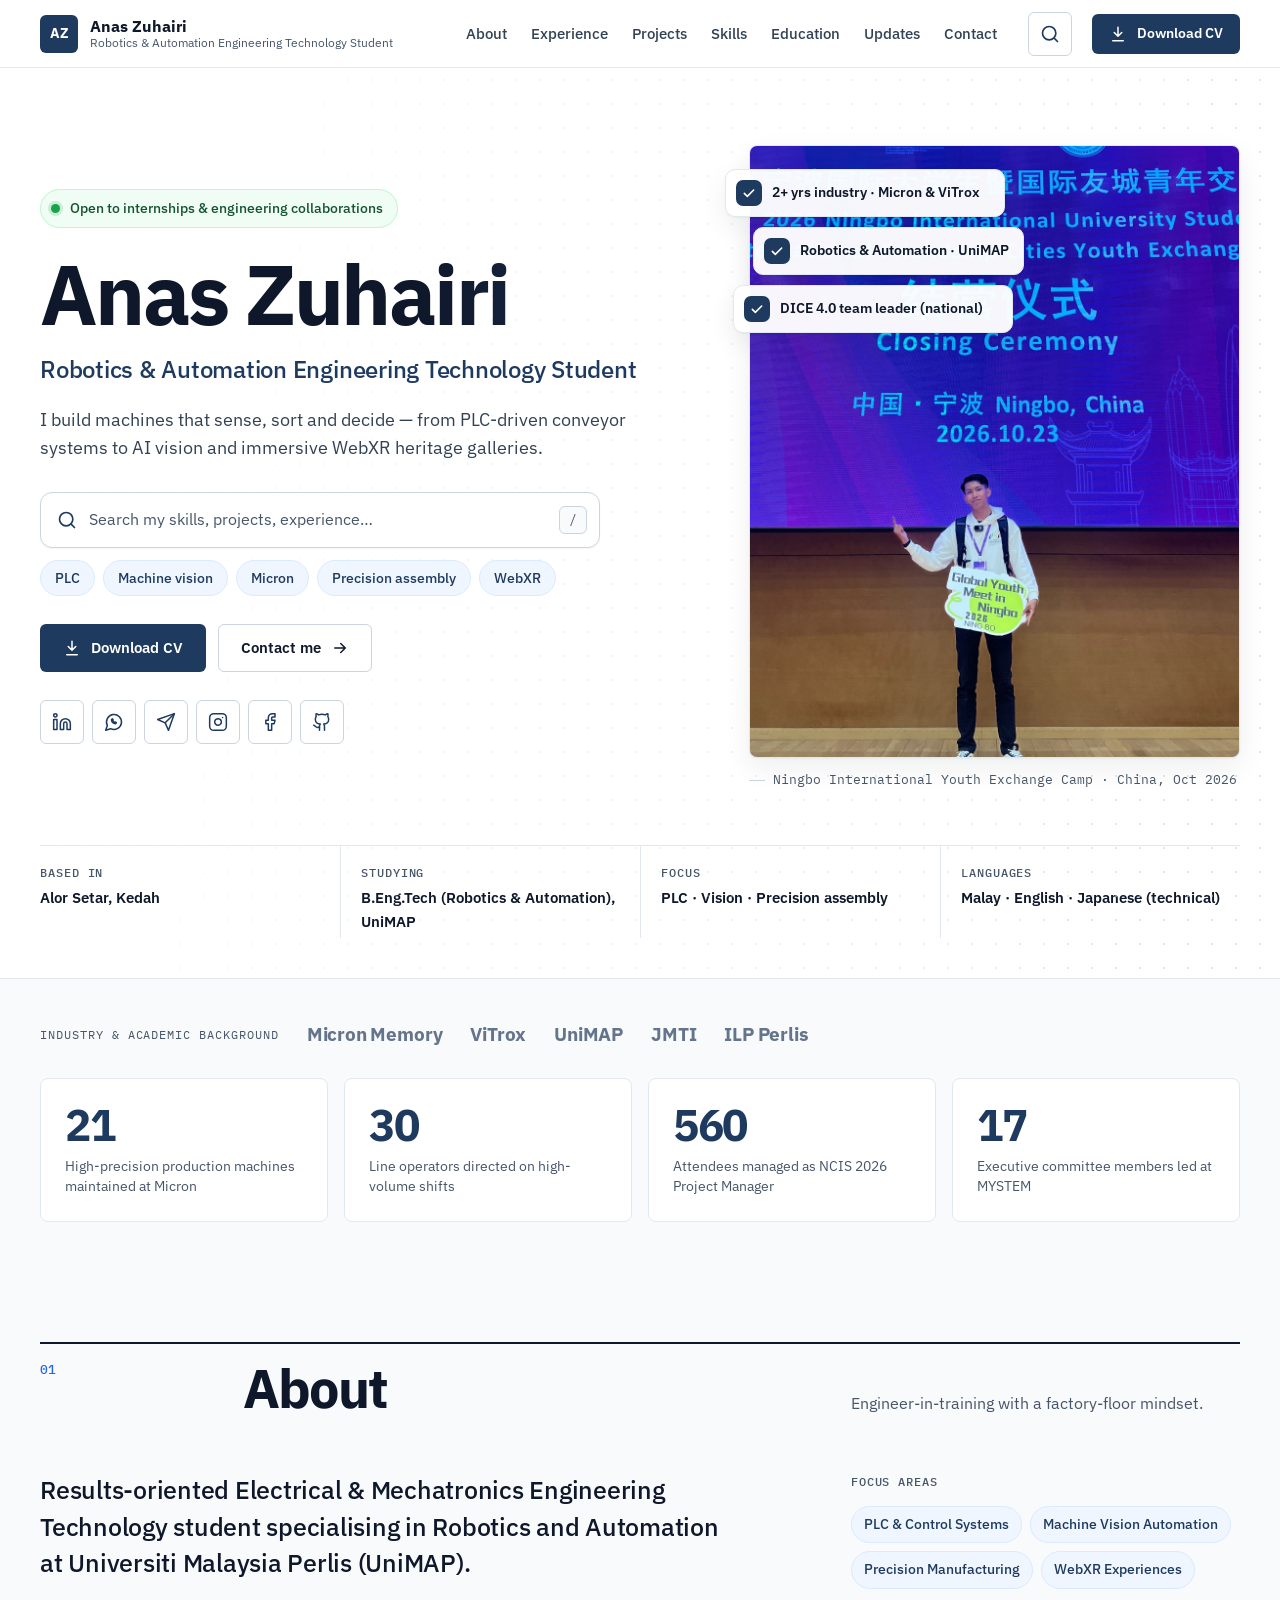
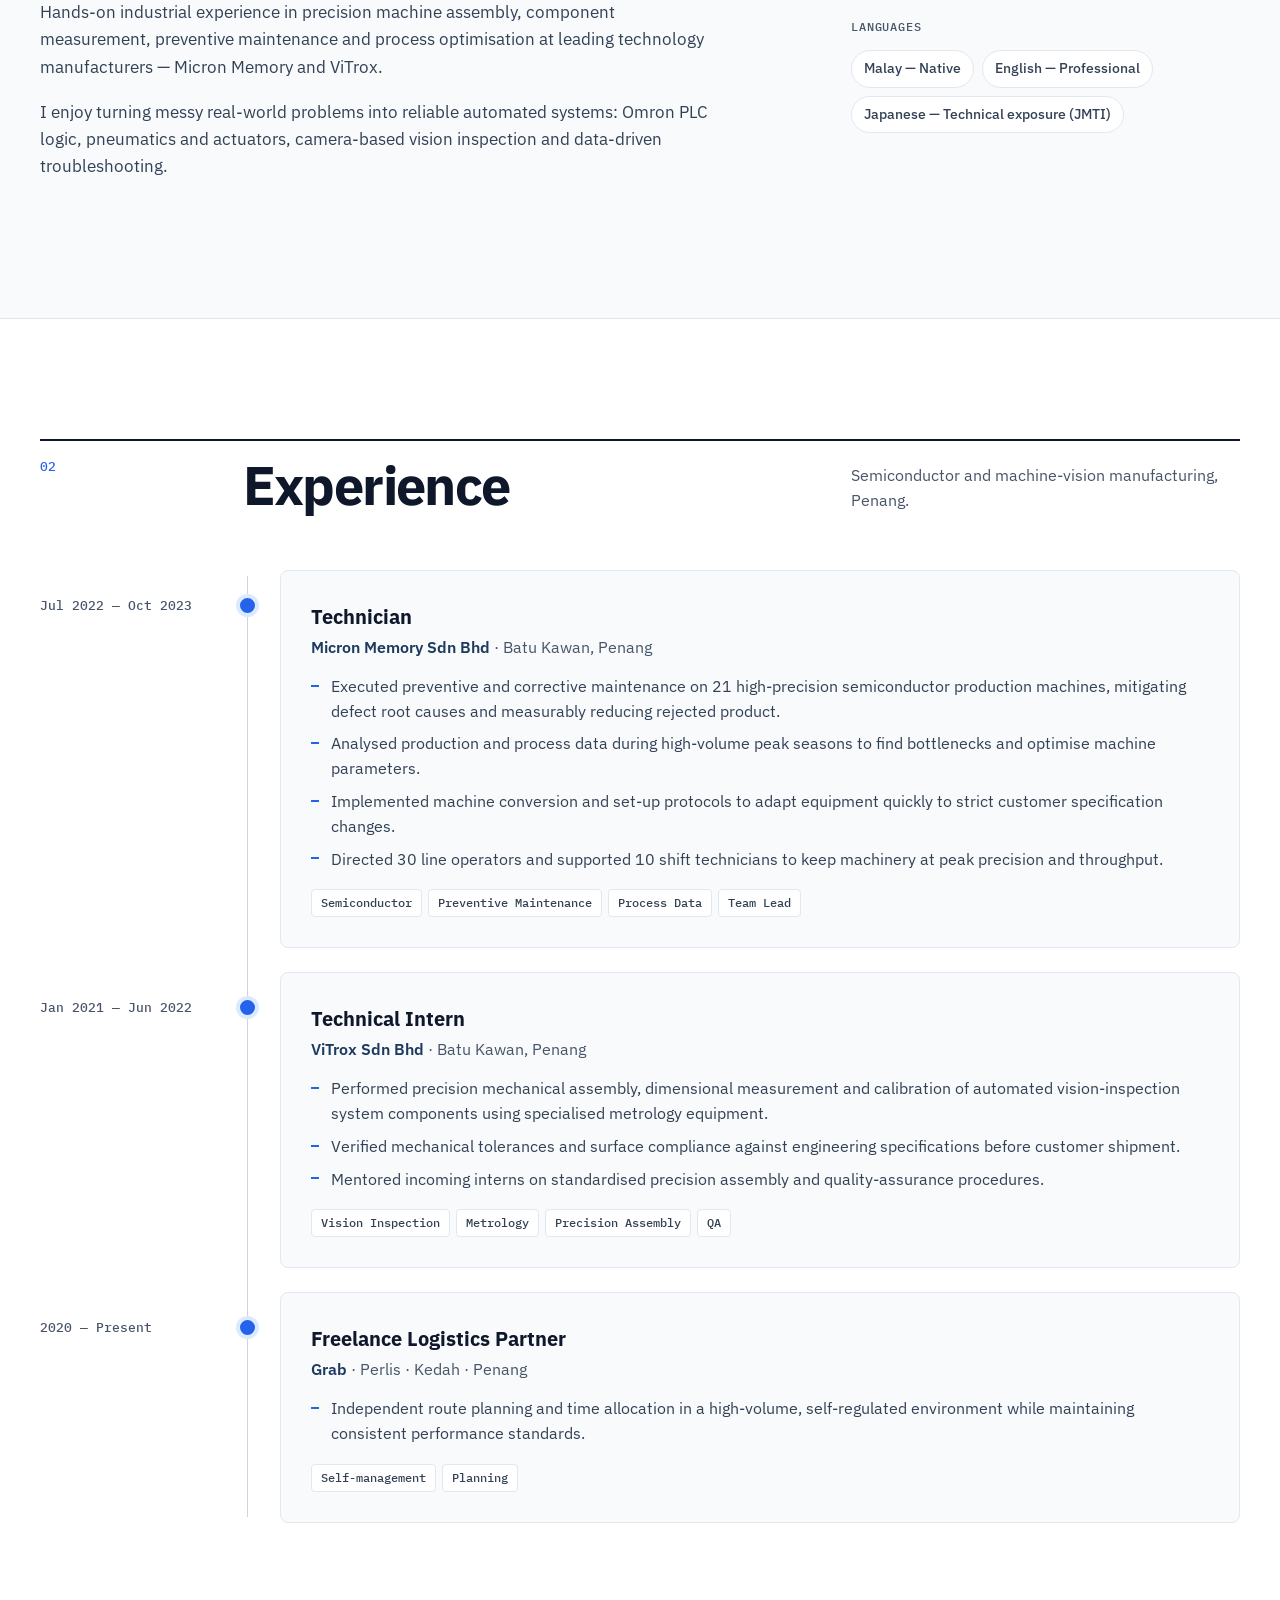
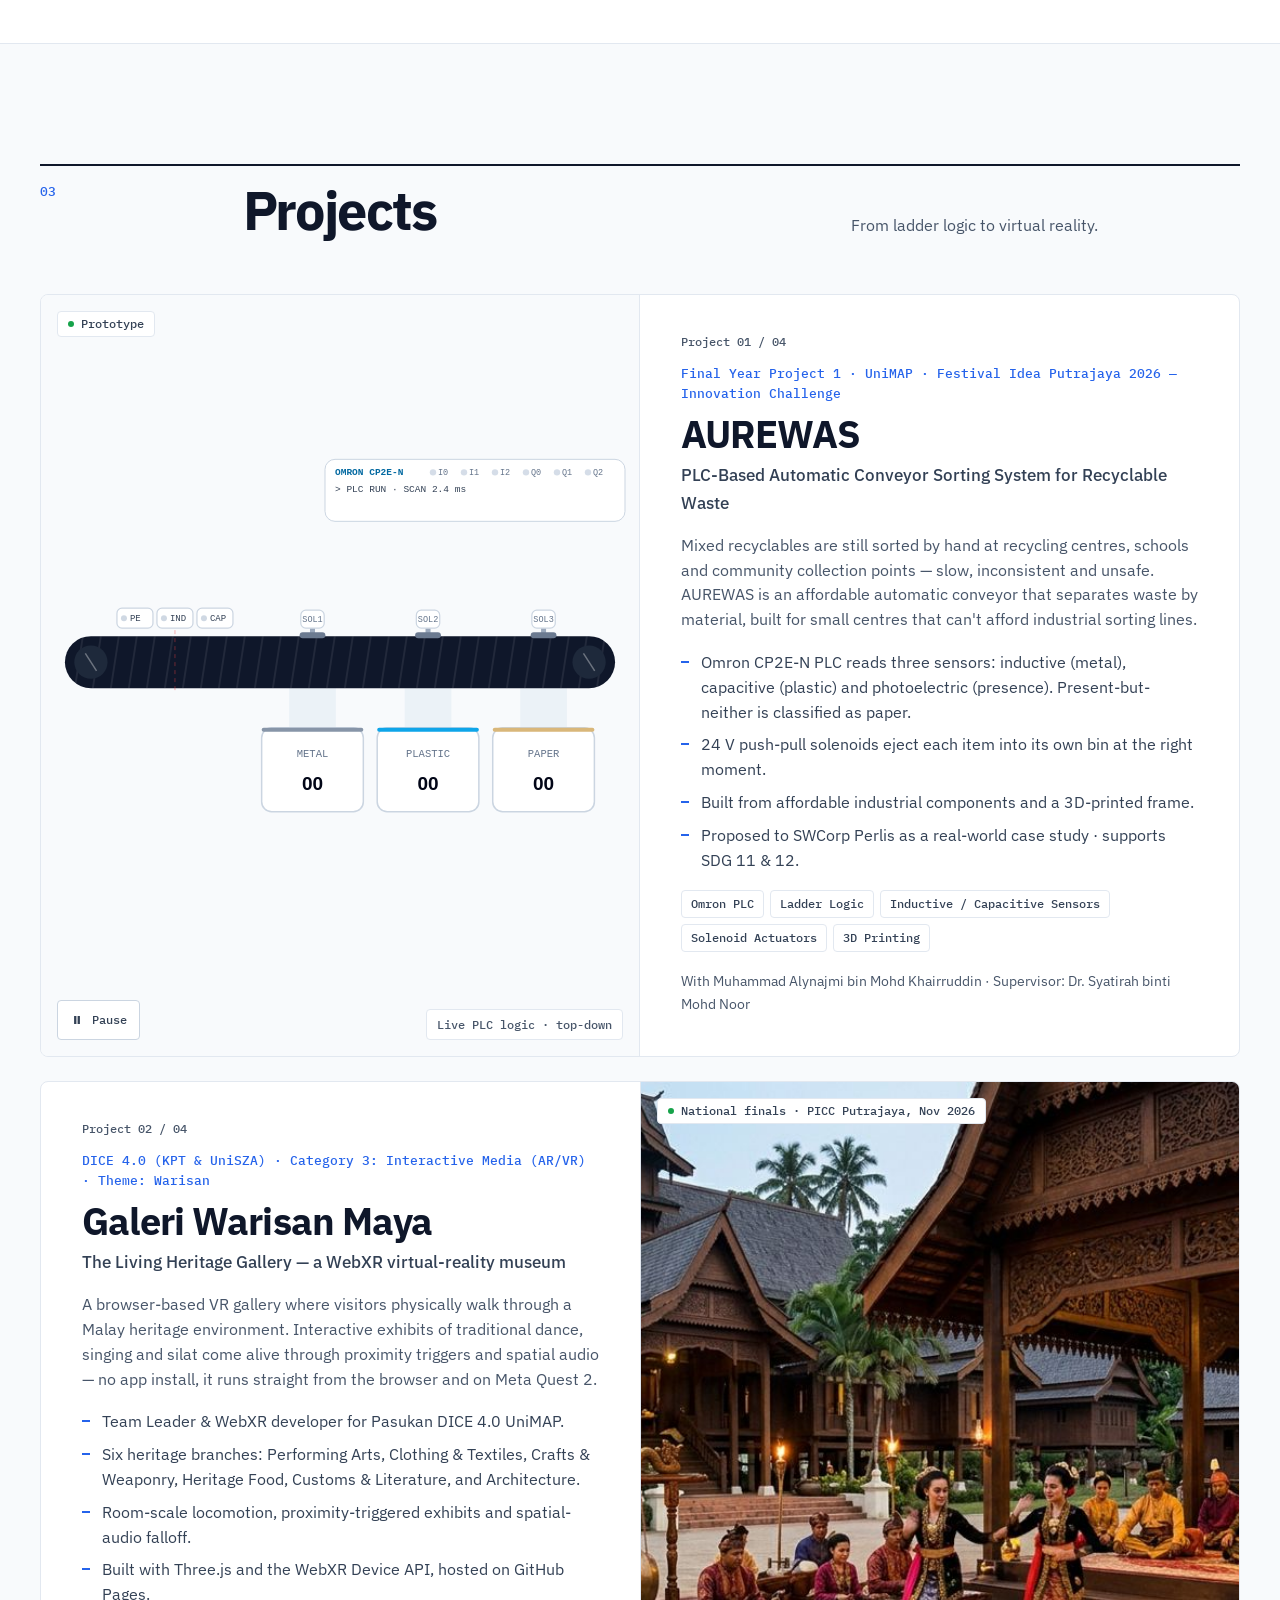
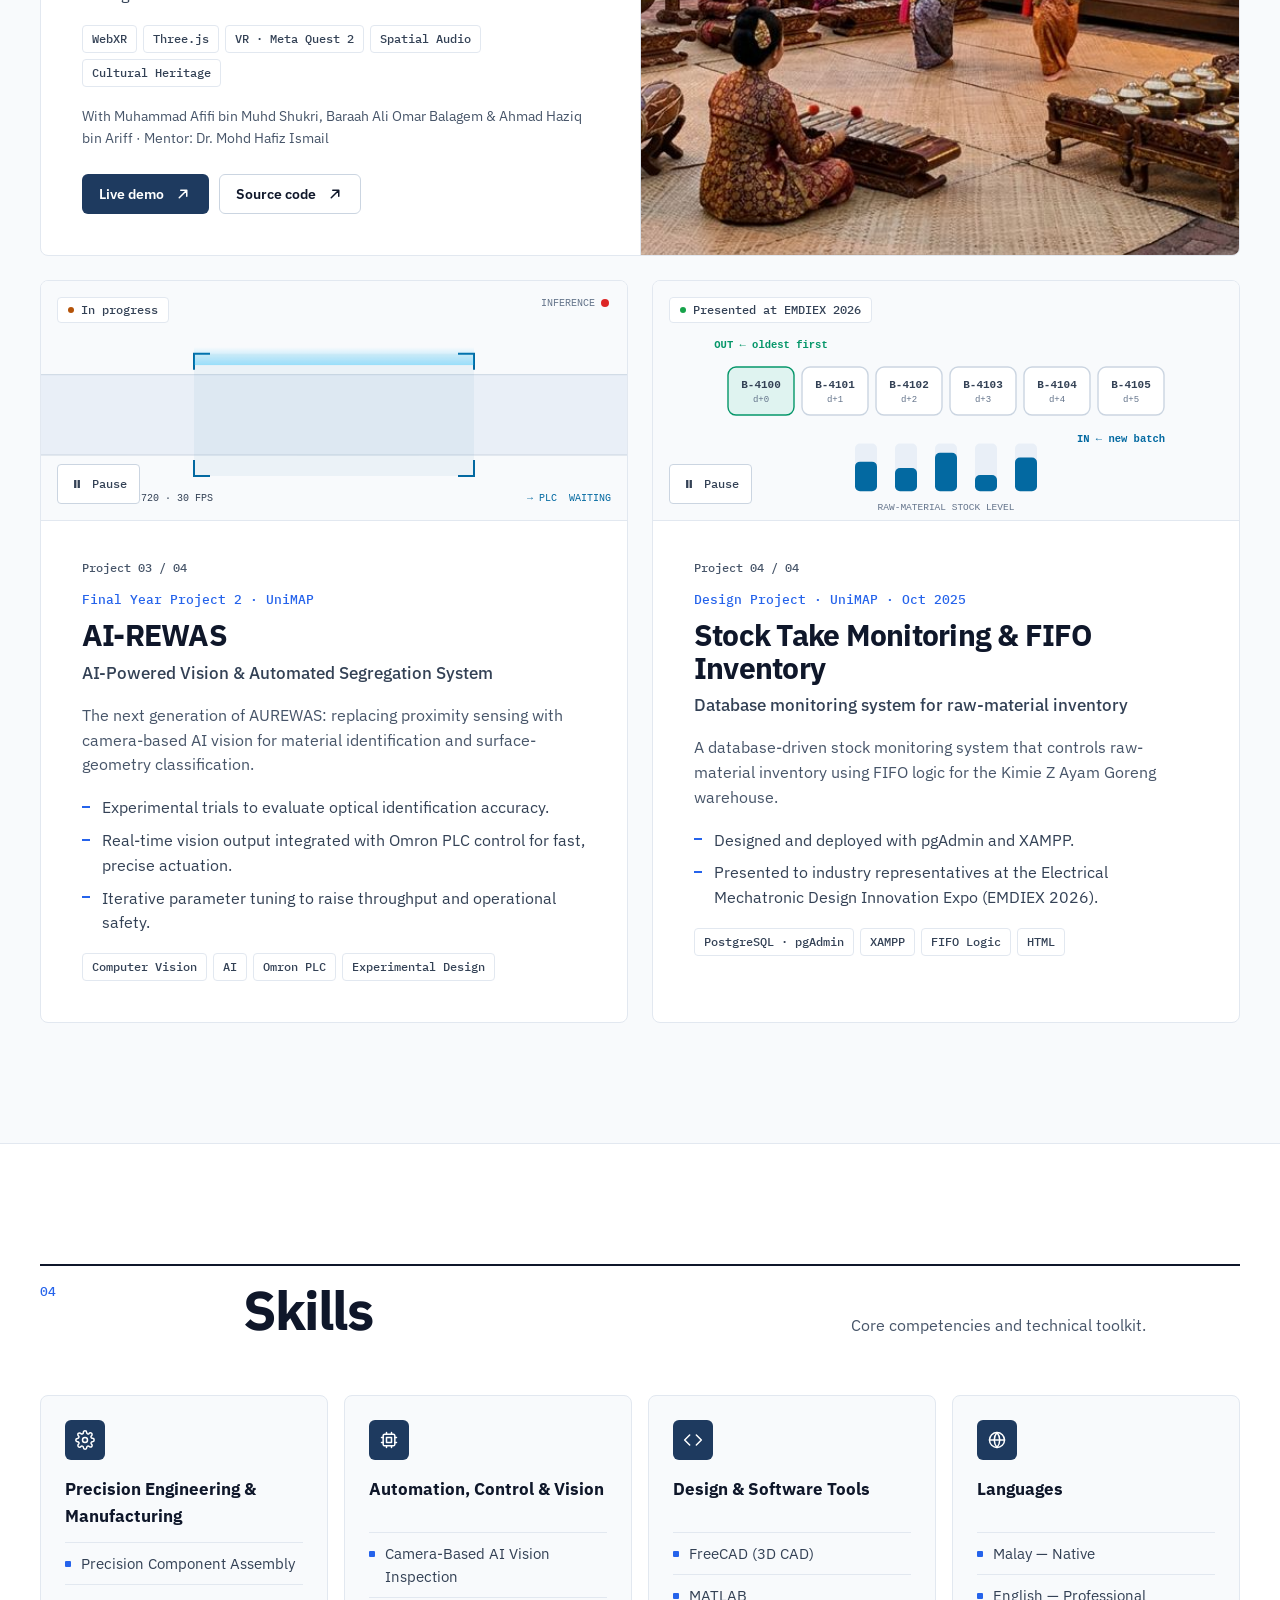
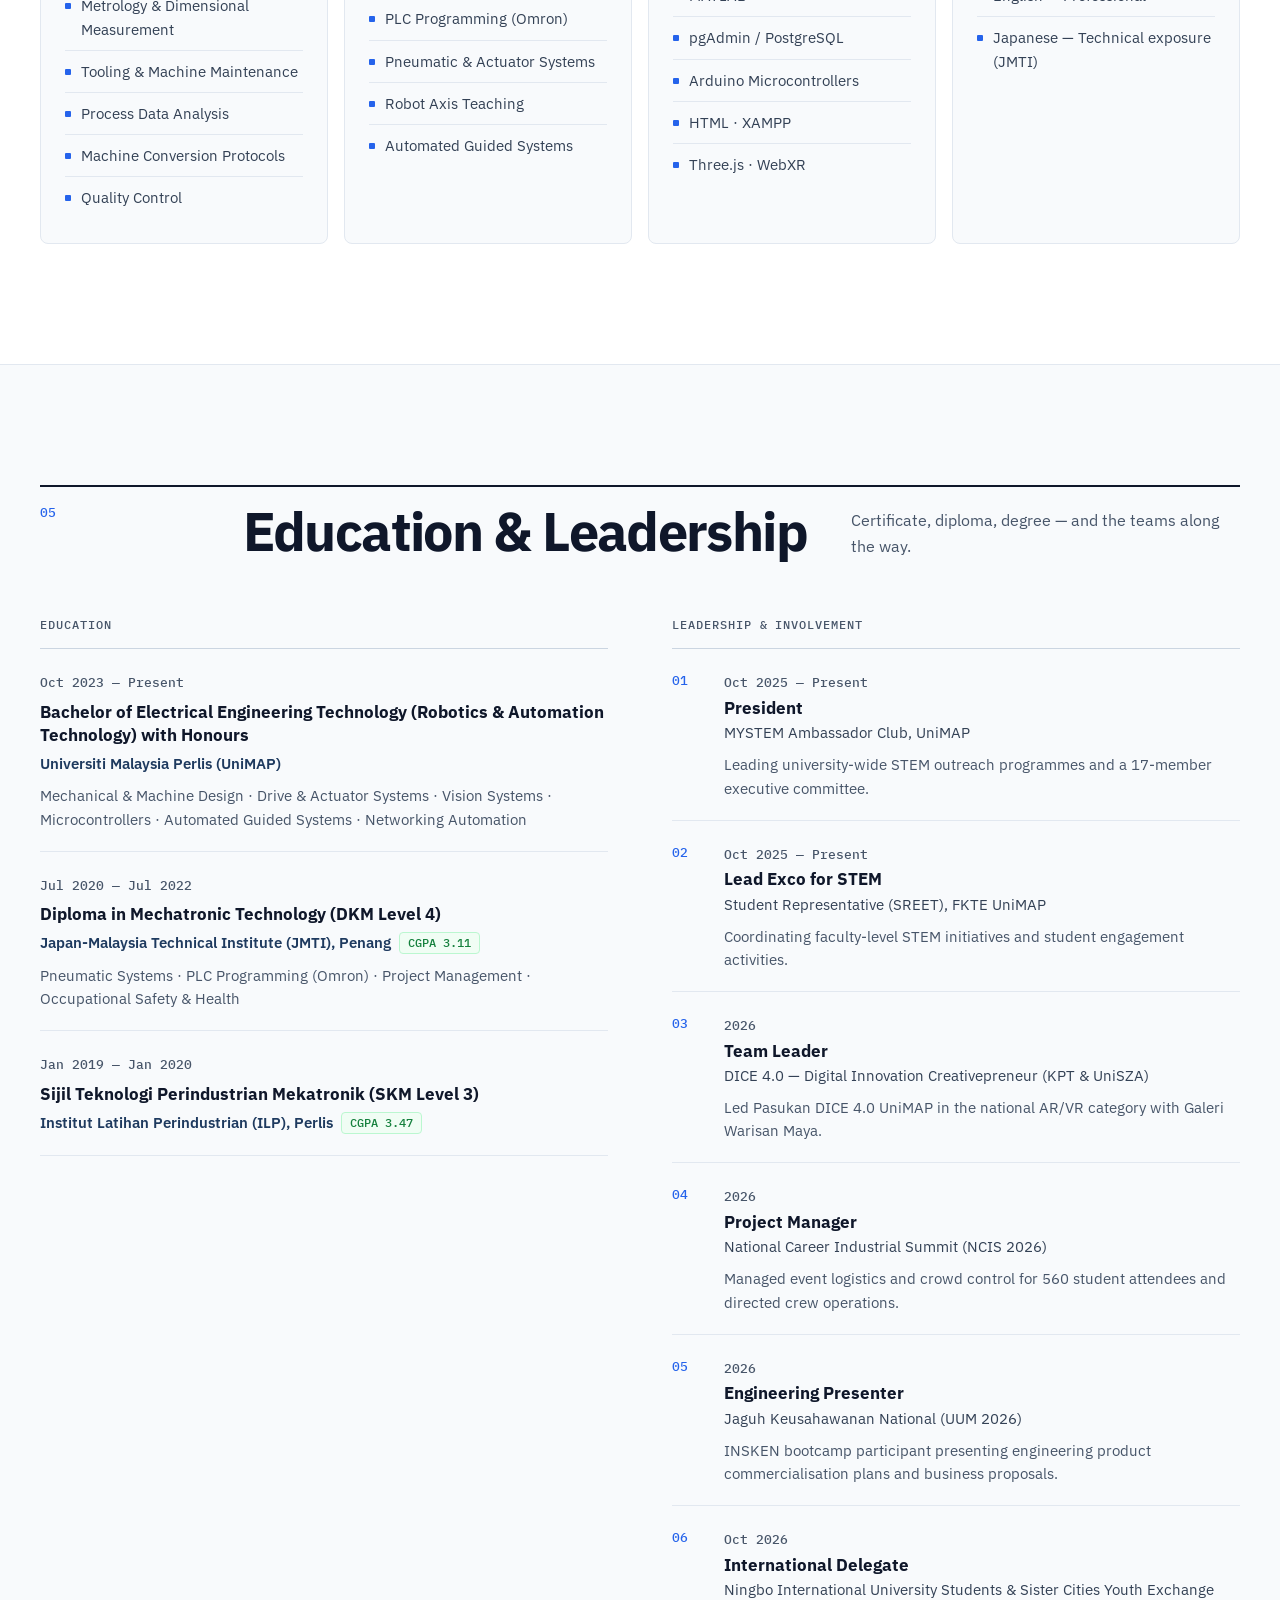
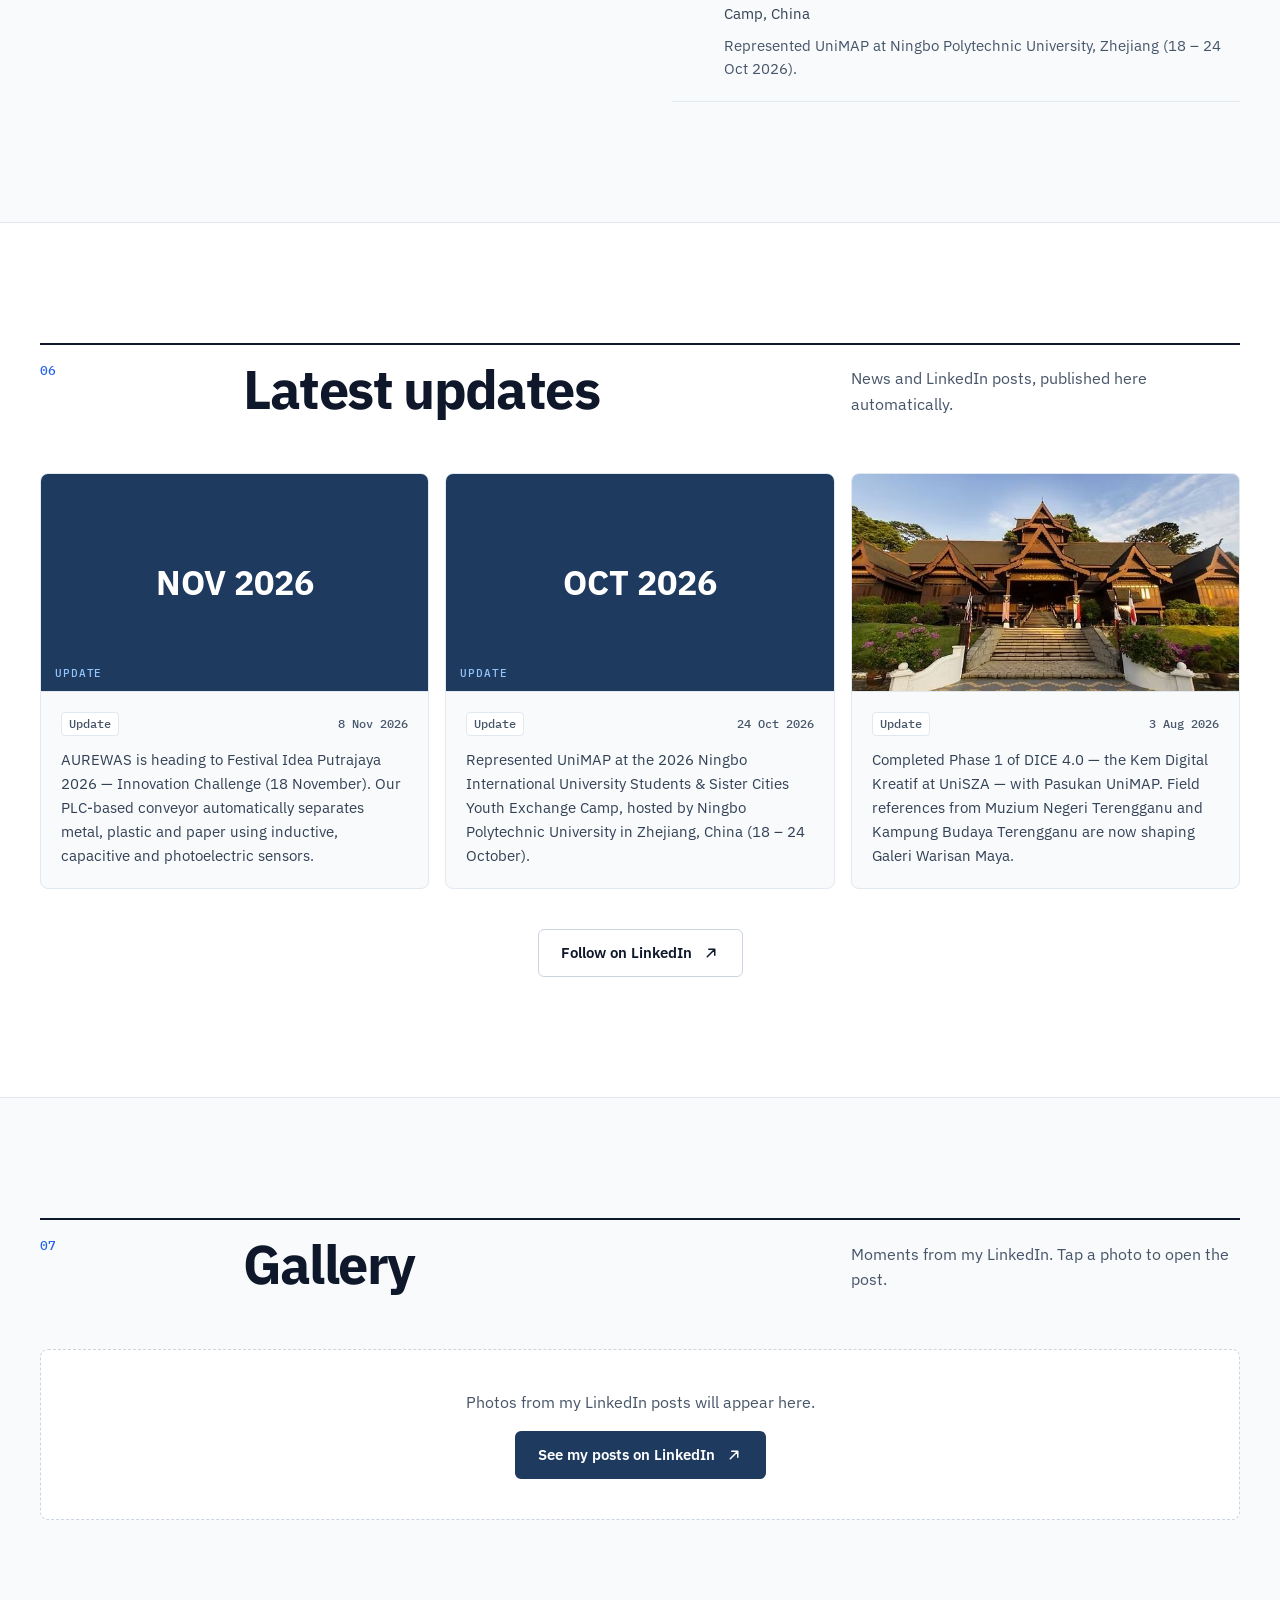
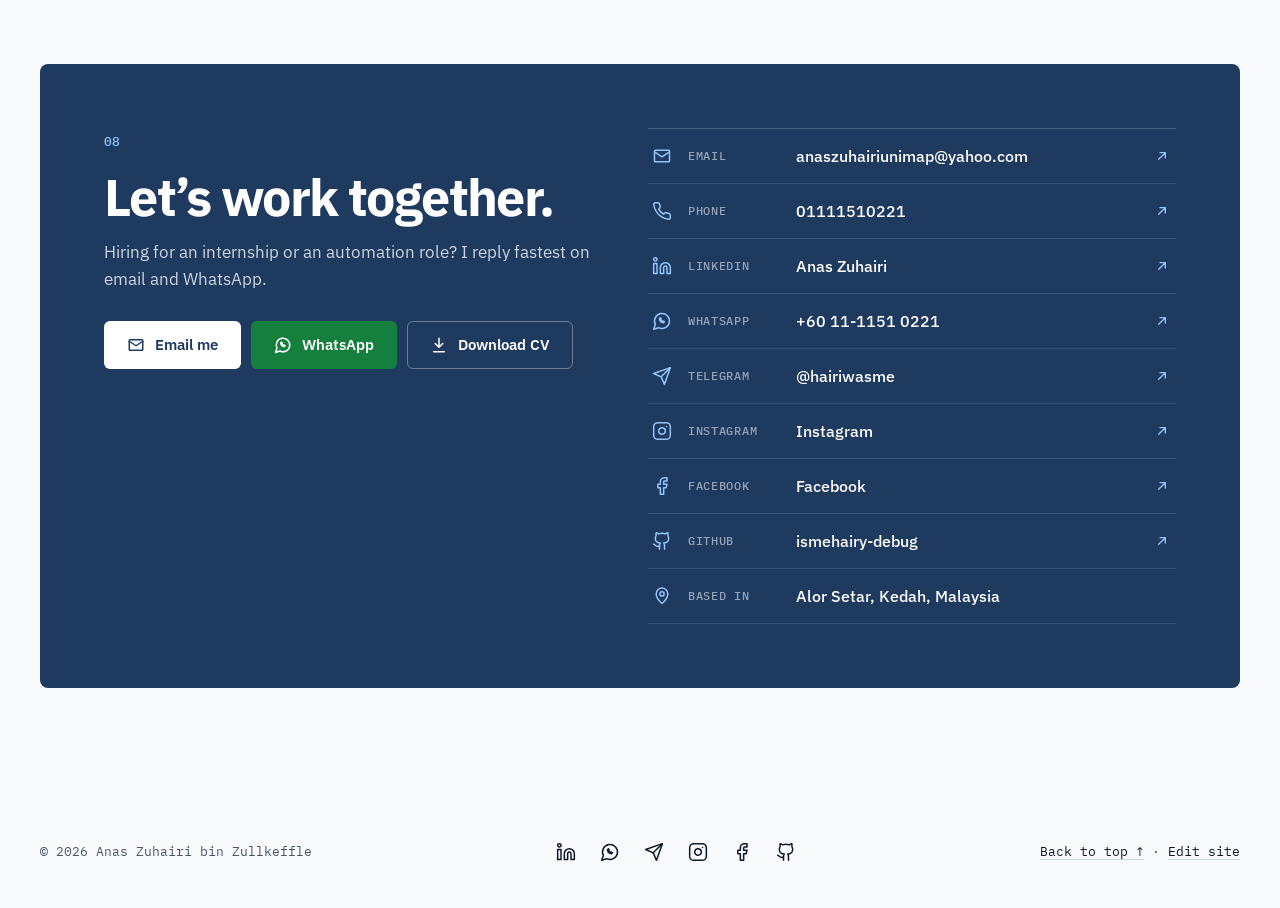
<file: index.html>
<!doctype html>
<html lang="en">
<head>
  <meta charset="utf-8">
  <meta name="viewport" content="width=device-width, initial-scale=1">
  <title>Anas Zuhairi — Robotics & Automation Engineering Student | PLC · Machine Vision · Precision Manufacturing</title>
  <meta name="description" content="Anas Zuhairi bin Zullkeffle — Robotics & Automation engineering technology student at UniMAP (Malaysia) with 2+ years of semiconductor and machine-vision industry experience at Micron and ViTrox. PLC automation, machine vision and WebXR projects. Open to internships.">
  <meta name="author" content="Anas Zuhairi bin Zullkeffle">
  <meta name="robots" content="index, follow, max-image-preview:large">
  <link rel="canonical" href="https://ismehairy-debug.github.io/ANAS-ZUHAIRI-PROFILE/">
  <meta name="theme-color" content="#1E3A5F">
  <meta property="og:type" content="profile">
  <meta property="og:site_name" content="Anas Zuhairi — Portfolio">
  <meta property="og:title" content="Anas Zuhairi — Robotics & Automation Engineering Student">
  <meta property="og:description" content="PLC automation, machine vision and precision manufacturing. Industry experience at Micron and ViTrox. Projects: AUREWAS, AI-REWAS, Galeri Warisan Maya.">
  <meta property="og:url" content="https://ismehairy-debug.github.io/ANAS-ZUHAIRI-PROFILE/">
  <meta property="og:image" content="https://ismehairy-debug.github.io/ANAS-ZUHAIRI-PROFILE/assets/uploads/2026/img-2008-0zqoq.jpg">
  <meta property="profile:first_name" content="Anas Zuhairi">
  <meta property="profile:last_name" content="Zullkeffle">
  <meta name="twitter:card" content="summary_large_image">
  <link rel="icon" href="data:image/svg+xml,%3Csvg xmlns='http://www.w3.org/2000/svg' viewBox='0 0 64 64'%3E%3Crect width='64' height='64' rx='10' fill='%231E3A5F'/%3E%3Ctext x='32' y='42' font-family='Arial' font-weight='700' font-size='26' fill='white' text-anchor='middle'%3EAZ%3C/text%3E%3C/svg%3E">
  <link rel="preconnect" href="https://fonts.googleapis.com">
  <link rel="preconnect" href="https://fonts.gstatic.com" crossorigin>
  <link href="https://fonts.googleapis.com/css2?family=IBM+Plex+Mono:wght@400;500&family=IBM+Plex+Sans:wght@400;500;600;700&display=swap" rel="stylesheet">
  <link rel="stylesheet" href="assets/css/style.css?v=__BUILD__">
  <!-- Structured data so search engines understand who this page is about (refreshed from site.json at runtime). -->
  <script type="application/ld+json" id="ld-person">
  {
    "@context": "https://schema.org",
    "@type": "Person",
    "name": "Anas Zuhairi bin Zullkeffle",
    "alternateName": "Anas Zuhairi",
    "jobTitle": "Robotics & Automation Engineering Technology Student",
    "url": "https://ismehairy-debug.github.io/ANAS-ZUHAIRI-PROFILE/",
    "image": "https://ismehairy-debug.github.io/ANAS-ZUHAIRI-PROFILE/assets/uploads/2026/img-2008-0zqoq.jpg",
    "email": "mailto:anaszuhairiunimap@yahoo.com",
    "address": { "@type": "PostalAddress", "addressLocality": "Alor Setar", "addressRegion": "Kedah", "addressCountry": "MY" },
    "alumniOf": [
      { "@type": "CollegeOrUniversity", "name": "Universiti Malaysia Perlis (UniMAP)" },
      { "@type": "CollegeOrUniversity", "name": "Japan-Malaysia Technical Institute (JMTI)" }
    ],
    "knowsAbout": ["PLC programming", "Omron PLC", "Machine vision", "Industrial automation", "Precision assembly", "Metrology", "Preventive maintenance", "WebXR", "Three.js"],
    "sameAs": ["https://www.linkedin.com/in/hairyisme", "https://github.com/ismehairy-debug", "https://t.me/hairiwasme"]
  }
  </script>
</head>
<body>
  <a class="skip" href="#main">Skip to content</a>
  <div class="progress" aria-hidden="true"><span></span></div>

  <header class="nav">
    <div class="wrap nav__inner">
      <a class="brand" href="#top" aria-label="Back to top">
        <span class="brand__mark" data-bind="profile.initials">AZ</span>
        <span class="brand__text">
          <strong data-bind="profile.shortName">Anas Zuhairi</strong>
          <span class="brand__sub" data-bind="profile.headline">Robotics & Automation Engineering Technology Student</span>
        </span>
      </a>
      <nav class="nav__links" id="nav-links" aria-label="Primary">
        <a href="#about">About</a>
        <a href="#experience">Experience</a>
        <a href="#projects">Projects</a>
        <a href="#skills">Skills</a>
        <a href="#education">Education</a>
        <a href="#updates">Updates</a>
        <a href="#contact">Contact</a>
      </nav>
      <button class="nav__search" type="button" data-open-search aria-haspopup="dialog" aria-label="Search profile">
        <svg viewBox="0 0 24 24" aria-hidden="true"><path d="M11 19a8 8 0 1 0 0-16 8 8 0 0 0 0 16zM21 21l-4.3-4.3"/></svg>
      </button>
      <a class="btn btn--primary btn--sm nav__cv" id="nav-cv" href="#contact">
        <svg viewBox="0 0 24 24" aria-hidden="true"><path d="M12 3v12M7 10l5 5 5-5M5 21h14"/></svg>
        <span>Download CV</span>
      </a>
      <button class="nav__toggle" type="button" aria-label="Open menu" aria-expanded="false" aria-controls="nav-links"><span></span><span></span></button>
    </div>
  </header>

  <main id="main">
    <!-- ============ HERO: credibility ============ -->
    <section class="hero" id="top" aria-labelledby="hero-name">
      <div class="hero__bg" aria-hidden="true"><div class="hero__grid"></div><div class="hero__spot"></div></div>
      <div class="wrap hero__layout">
        <div class="hero__copy">
          <p class="open reveal"><span class="open__dot" aria-hidden="true"></span><span data-bind="profile.availability">Open to internships & engineering collaborations</span></p>
          <h1 class="hero__name reveal" id="hero-name" data-bind="profile.shortName">Anas Zuhairi</h1>
          <p class="hero__role reveal" data-bind="profile.headline">Robotics & Automation Engineering Technology Student</p>
          <p class="hero__tagline reveal" data-bind="profile.tagline">I build machines that sense, sort and decide — from PLC-driven conveyor systems to AI vision and immersive WebXR heritage galleries.</p>
          <div class="finder reveal">
            <button class="finder__btn" type="button" data-open-search aria-haspopup="dialog">
              <svg viewBox="0 0 24 24" aria-hidden="true"><path d="M11 19a8 8 0 1 0 0-16 8 8 0 0 0 0 16zM21 21l-4.3-4.3"/></svg>
              <span class="finder__ph">Search my skills, projects, experience…</span>
              <kbd class="finder__kbd mono" aria-hidden="true">/</kbd>
            </button>
            <div class="finder__chips" id="finder-chips" aria-label="Popular searches"></div>
          </div>
          <div class="hero__ctas reveal">
            <a class="btn btn--primary" id="hero-cv" href="#contact">
              <svg viewBox="0 0 24 24" aria-hidden="true"><path d="M12 3v12M7 10l5 5 5-5M5 21h14"/></svg><span>Download CV</span>
            </a>
            <a class="btn btn--line" href="#contact"><span>Contact me</span><svg viewBox="0 0 24 24" aria-hidden="true"><path d="M5 12h14M13 6l6 6-6 6"/></svg></a>
          </div>
          <ul class="socials reveal" id="hero-socials" aria-label="Social profiles"></ul>
        </div>
        <figure class="hero__photo reveal" id="photo-cell">
          <div class="hero__frame">
            <img class="photo" alt="" hidden>
            <div class="photo__fallback" aria-hidden="true"><span data-bind="profile.initials">AZ</span></div>
          </div>
          <ul class="badges" id="hero-badges" aria-label="Highlights"></ul>
          <figcaption class="photo__cap"></figcaption>
        </figure>
      </div>
      <div class="wrap">
        <dl class="factbar reveal" id="factbar"></dl>
      </div>
    </section>

    <!-- ============ PROOF ============ -->
    <section class="proof" aria-label="Experience highlights">
      <div class="wrap">
        <div class="proof__orgs reveal">
          <span class="proof__label mono">Industry & academic background</span>
          <ul class="proof__list" id="proof-orgs"></ul>
        </div>
        <div class="stats" id="stats"></div>
      </div>
    </section>

    <!-- ============ ABOUT ============ -->
    <section class="section" id="about" data-index="01" aria-labelledby="about-title">
      <div class="wrap">
        <header class="head reveal">
          <span class="head__idx mono">01</span>
          <h2 class="head__title" id="about-title">About</h2>
          <p class="head__kicker">Engineer-in-training with a factory-floor mindset.</p>
        </header>
        <div class="about">
          <div class="about__text reveal" id="about-text"></div>
          <aside class="about__side reveal">
            <h3 class="sub mono">Focus areas</h3>
            <ul class="focus" id="roles"></ul>
            <h3 class="sub mono">Languages</h3>
            <ul class="focus focus--plain" id="langs"></ul>
          </aside>
        </div>
      </div>
    </section>

    <!-- ============ EXPERIENCE ============ -->
    <section class="section section--alt" id="experience" data-index="02" aria-labelledby="exp-title">
      <div class="wrap">
        <header class="head reveal">
          <span class="head__idx mono">02</span>
          <h2 class="head__title" id="exp-title">Experience</h2>
          <p class="head__kicker">Semiconductor and machine-vision manufacturing, Penang.</p>
        </header>
        <ol class="timeline" id="timeline">
          <li class="timeline__rail" aria-hidden="true"><span></span></li>
        </ol>
      </div>
    </section>

    <!-- ============ PROJECTS ============ -->
    <section class="section" id="projects" data-index="03" aria-labelledby="proj-title">
      <div class="wrap">
        <header class="head reveal">
          <span class="head__idx mono">03</span>
          <h2 class="head__title" id="proj-title">Projects</h2>
          <p class="head__kicker">From ladder logic to virtual reality.</p>
        </header>
        <div class="projects" id="projects-list"></div>
      </div>
    </section>

    <!-- ============ SKILLS ============ -->
    <section class="section section--alt" id="skills" data-index="04" aria-labelledby="skills-title">
      <div class="wrap">
        <header class="head reveal">
          <span class="head__idx mono">04</span>
          <h2 class="head__title" id="skills-title">Skills</h2>
          <p class="head__kicker">Core competencies and technical toolkit.</p>
        </header>
        <div class="skills" id="skills-list"></div>
      </div>
    </section>

    <!-- ============ EDUCATION & LEADERSHIP ============ -->
    <section class="section" id="education" data-index="05" aria-labelledby="edu-title">
      <div class="wrap">
        <header class="head reveal">
          <span class="head__idx mono">05</span>
          <h2 class="head__title" id="edu-title">Education & Leadership</h2>
          <p class="head__kicker">Certificate, diploma, degree — and the teams along the way.</p>
        </header>
        <div class="edu-lead">
          <div><h3 class="sub mono">Education</h3><ol class="edu" id="edu-list"></ol></div>
          <div><h3 class="sub mono">Leadership & involvement</h3><ol class="lead" id="lead-list"></ol></div>
        </div>
      </div>
    </section>

    <!-- ============ UPDATES ============ -->
    <section class="section section--alt" id="updates" data-index="06" aria-labelledby="upd-title">
      <div class="wrap">
        <header class="head reveal">
          <span class="head__idx mono">06</span>
          <h2 class="head__title" id="upd-title">Latest updates</h2>
          <p class="head__kicker">News and LinkedIn posts, published here automatically.</p>
        </header>
        <div class="updates" id="updates-list"></div>
        <div class="center reveal">
          <a class="btn btn--line" data-href="profile.linkedin" href="#" target="_blank" rel="noopener"><span>Follow on LinkedIn</span><svg viewBox="0 0 24 24" aria-hidden="true"><path d="M7 17L17 7M9 7h8v8"/></svg></a>
        </div>
      </div>
    </section>

    <!-- ============ GALLERY ============ -->
    <section class="section" id="gallery" data-index="07" aria-labelledby="gal-title">
      <div class="wrap">
        <header class="head reveal">
          <span class="head__idx mono">07</span>
          <h2 class="head__title" id="gal-title">Gallery</h2>
          <p class="head__kicker">Moments from my LinkedIn. Tap a photo to open the post.</p>
        </header>
        <div class="gallery" id="gallery-list"></div>
        <div class="gallery-embeds" id="gallery-embeds"></div>
        <div class="gallery-empty reveal" id="gallery-empty" hidden></div>
      </div>
    </section>

    <!-- ============ CONTACT ============ -->
    <section class="section contact" id="contact" data-index="08" aria-labelledby="contact-title">
      <div class="wrap">
        <div class="contact__panel reveal">
          <div class="contact__copy">
            <span class="head__idx mono head__idx--inv">08</span>
            <h2 class="contact__title" id="contact-title">Let’s work together.</h2>
            <p class="contact__lead">Hiring for an internship or an automation role? I reply fastest on email and WhatsApp.</p>
            <div class="contact__ctas" id="contact-ctas"></div>
          </div>
          <ul class="contact__list" id="contact-links"></ul>
        </div>
      </div>
    </section>
  </main>

  <footer class="footer">
    <div class="wrap footer__inner">
      <span class="mono">© <span id="year"></span> <span data-bind="profile.name">Anas Zuhairi bin Zullkeffle</span></span>
      <ul class="socials socials--sm" id="footer-socials" aria-label="Social profiles"></ul>
      <span class="mono"><a href="#top">Back to top ↑</a> · <a href="admin.html">Edit site</a></span>
    </div>
  </footer>

  <!-- Profile search (opens from the hero, "/" key, or the phone bottom bar) -->
  <div class="search" id="search" role="dialog" aria-modal="true" aria-labelledby="search-title" hidden>
    <div class="search__panel">
      <h2 class="sr-only" id="search-title">Search Anas Zuhairi's profile</h2>
      <form class="search__bar" role="search" onsubmit="return false">
        <svg viewBox="0 0 24 24" aria-hidden="true"><path d="M11 19a8 8 0 1 0 0-16 8 8 0 0 0 0 16zM21 21l-4.3-4.3"/></svg>
        <label class="sr-only" for="search-input">Search skills, projects, experience</label>
        <input id="search-input" type="search" inputmode="search" enterkeyhint="search" autocomplete="off" spellcheck="false" placeholder="Try “PLC”, “vision”, “Micron”…" aria-controls="search-results" aria-describedby="search-status">
        <button class="search__close" type="button" aria-label="Close search">Esc</button>
      </form>
      <div class="search__chips" id="search-chips" aria-label="Suggestions"></div>
      <p class="search__status mono" id="search-status" aria-live="polite"></p>
      <div class="search__results" id="search-results"></div>
    </div>
  </div>

  <!-- Phone bottom navigation (≤5 items) -->
  <nav class="tabbar" aria-label="Quick navigation">
    <a href="#top" data-tab="top"><svg viewBox="0 0 24 24" aria-hidden="true"><path d="M3 11l9-8 9 8M5 10v10h14V10"/></svg><span>Home</span></a>
    <a href="#experience" data-tab="experience"><svg viewBox="0 0 24 24" aria-hidden="true"><path d="M3 7h18v13H3zM8 7V4h8v3M3 12h18"/></svg><span>Work</span></a>
    <button type="button" class="tabbar__search" data-open-search aria-haspopup="dialog"><svg viewBox="0 0 24 24" aria-hidden="true"><path d="M11 19a8 8 0 1 0 0-16 8 8 0 0 0 0 16zM21 21l-4.3-4.3"/></svg><span>Search</span></button>
    <a href="#projects" data-tab="projects"><svg viewBox="0 0 24 24" aria-hidden="true"><path d="M12 2l9 5v10l-9 5-9-5V7zM12 22V12M21 7l-9 5-9-5"/></svg><span>Projects</span></a>
    <a href="#contact" data-tab="contact"><svg viewBox="0 0 24 24" aria-hidden="true"><path d="M4 5h16a1 1 0 0 1 1 1v12a1 1 0 0 1-1 1H4a1 1 0 0 1-1-1V6a1 1 0 0 1 1-1zM3 7l9 6 9-6"/></svg><span>Contact</span></a>
  </nav>

  <div class="lightbox" role="dialog" aria-modal="true" aria-label="Image viewer" hidden>
    <button class="lb-btn lightbox__close" type="button" aria-label="Close"><svg viewBox="0 0 24 24" aria-hidden="true"><path d="M6 6l12 12M18 6L6 18"/></svg></button>
    <button class="lb-btn lightbox__prev" type="button" aria-label="Previous image"><svg viewBox="0 0 24 24" aria-hidden="true"><path d="M15 6l-6 6 6 6"/></svg></button>
    <figure><img alt=""><figcaption class="mono"></figcaption><a class="btn btn--primary btn--sm lightbox__link" target="_blank" rel="noopener" hidden><svg viewBox="0 0 24 24" aria-hidden="true"><path class="fill" d="M4.98 3.5a2.5 2.5 0 1 1 0 5 2.5 2.5 0 0 1 0-5zM3 9.75h4v11H3zM9.5 9.75h3.8v1.5h.05c.53-1 1.83-2.05 3.77-2.05 4.03 0 4.78 2.65 4.78 6.1v5.45h-4v-4.83c0-1.15-.02-2.63-1.6-2.63-1.6 0-1.85 1.25-1.85 2.55v4.91h-4z"/></svg><span>View post on LinkedIn</span></a></figure>
    <button class="lb-btn lightbox__next" type="button" aria-label="Next image"><svg viewBox="0 0 24 24" aria-hidden="true"><path d="M9 6l6 6-6 6"/></svg></button>
  </div>

  <noscript><p style="padding:2rem;text-align:center">This portfolio needs JavaScript to load all content. Contact: anaszuhairiunimap@yahoo.com</p></noscript>
  <script src="assets/js/aurewas-sim.js?v=__BUILD__" defer></script>
  <script src="assets/js/main.js?v=__BUILD__" defer></script>
</body>
</html>
</file>
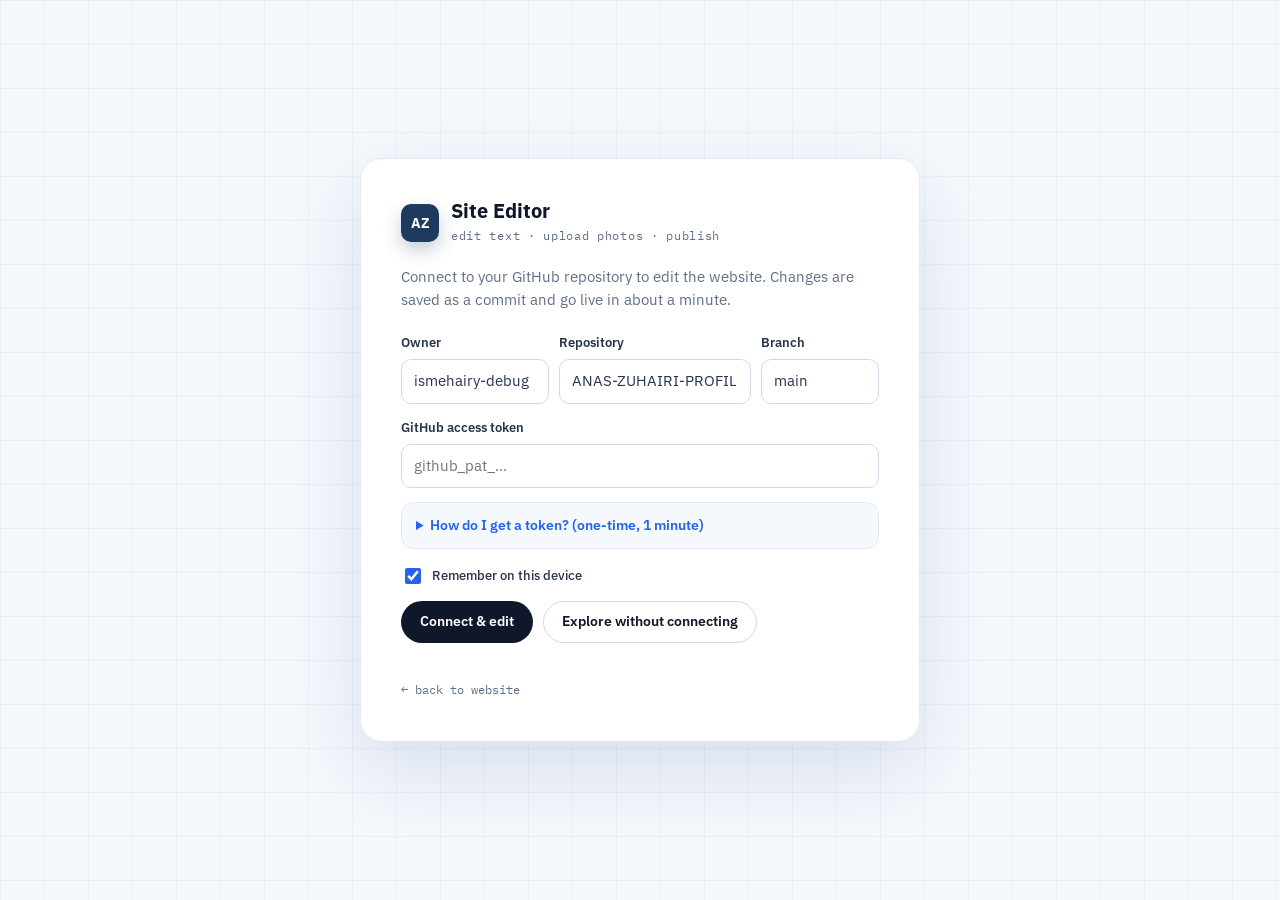
<file: admin.html>
<!doctype html>
<html lang="en">
<head>
  <meta charset="utf-8">
  <meta name="viewport" content="width=device-width, initial-scale=1">
  <meta name="robots" content="noindex, nofollow">
  <title>Site Editor — Anas Zuhairi</title>
  <link rel="icon" href="data:image/svg+xml,%3Csvg xmlns='http://www.w3.org/2000/svg' viewBox='0 0 64 64'%3E%3Crect width='64' height='64' rx='14' fill='%230a1324'/%3E%3Ctext x='32' y='42' font-family='Arial' font-weight='700' font-size='26' fill='white' text-anchor='middle'%3EAZ%3C/text%3E%3C/svg%3E">
  <link rel="preconnect" href="https://fonts.googleapis.com">
  <link rel="preconnect" href="https://fonts.gstatic.com" crossorigin>
  <link href="https://fonts.googleapis.com/css2?family=IBM+Plex+Mono:wght@400;500&family=IBM+Plex+Sans:wght@400;500;600;700&display=swap" rel="stylesheet">
  <link rel="stylesheet" href="assets/css/admin.css?v=__BUILD__">
</head>
<body>
  <!-- LOGIN -->
  <section class="login" id="login">
    <div class="login__card">
      <div class="login__brand"><span class="mark">AZ</span><div><strong>Site Editor</strong><small class="mono">edit text · upload photos · publish</small></div></div>
      <p class="login__lead">Connect to your GitHub repository to edit the website. Changes are saved as a commit and go live in about a minute.</p>
      <form id="login-form" autocomplete="off">
        <div class="row3">
          <label>Owner<input name="owner" required></label>
          <label>Repository<input name="repo" required></label>
          <label>Branch<input name="branch" required></label>
        </div>
        <label>GitHub access token
          <input name="token" type="password" placeholder="github_pat_…" required autocomplete="off">
        </label>
        <details class="help">
          <summary>How do I get a token? (one-time, 1 minute)</summary>
          <ol>
            <li>Open <a href="https://github.com/settings/personal-access-tokens/new" target="_blank" rel="noopener">GitHub → Fine-grained token</a>.</li>
            <li>Name it <em>website editor</em>, choose an expiry date.</li>
            <li><b>Repository access</b> → <em>Only select repositories</em> → pick this website repository.</li>
            <li><b>Permissions</b> → Repository → <b>Contents: Read and write</b>. (Optional: <b>Actions: Read and write</b> to run the LinkedIn sync button.)</li>
            <li>Generate, copy, paste it here.</li>
          </ol>
          <p>The token stays in this browser only. Never share it.</p>
        </details>
        <label class="check"><input type="checkbox" name="remember" checked> Remember on this device</label>
        <div class="login__actions">
          <button class="btn btn--primary" type="submit">Connect & edit</button>
          <button class="btn btn--ghost" type="button" id="demo-btn">Explore without connecting</button>
        </div>
        <p class="login__error" id="login-error" role="alert"></p>
      </form>
      <a class="login__back mono" href="index.html">← back to website</a>
    </div>
  </section>

  <!-- EDITOR -->
  <div class="app" id="app" hidden>
    <header class="topbar">
      <div class="topbar__left">
        <span class="mark">AZ</span>
        <div>
          <strong>Site Editor</strong>
          <small class="mono" id="conn-status">—</small>
        </div>
      </div>
      <div class="topbar__right">
        <span class="dirty mono" id="dirty" hidden>● unsaved changes</span>
        <a class="btn btn--ghost btn--sm" href="index.html" target="_blank" rel="noopener">View site</a>
        <button class="btn btn--ghost btn--sm" id="preview-btn">Preview</button>
        <button class="btn btn--primary btn--sm" id="save-btn">Save & publish</button>
        <button class="icon-btn" id="logout-btn" title="Sign out" aria-label="Sign out"><svg viewBox="0 0 24 24" aria-hidden="true"><path d="M15 4h4v16h-4M10 8l-4 4 4 4M6 12h10"/></svg></button>
      </div>
    </header>
    <div class="draft-banner" id="draft-banner" hidden>
      <span>You have unsaved edits from a previous session.</span>
      <button class="btn btn--sm btn--primary" id="draft-restore">Restore</button>
      <button class="btn btn--sm btn--ghost" id="draft-discard">Discard</button>
    </div>
    <div class="layout">
      <nav class="sidebar" id="sidebar" aria-label="Sections"></nav>
      <main class="panel" id="panel"></main>
    </div>
  </div>

  <div class="toast" id="toast" role="status" aria-live="polite"></div>
  <script src="assets/js/admin.js?v=__BUILD__"></script>
</body>
</html>
</file>
<file: assets/css/style.css>
/* =========================================================
   Anas Zuhairi — Portfolio  ·  v3 "Professional"
   Design system from UI/UX Pro Max:
     style   Swiss Modernism 2.0 + Flat (strict 12-col grid, 8px unit, single accent)
     palette Resume / CV — professional navy + link blue + success green
     type    IBM Plex Sans / IBM Plex Mono ("Trust" pairing)
     pattern Trust & Authority — credibility hero > proof > work > clear CTA
   ========================================================= */

:root {
  color-scheme: light;
  --bg: #F8FAFC;
  --surface: #FFFFFF;
  --muted-bg: #E9EEF5;
  --fg: #0F172A;
  --fg-2: #334155;
  --muted: #475569;
  --border: #CBD5E1;
  --line: #E2E8F0;
  --primary: #1E3A5F;
  --primary-hover: #152B47;
  --on-primary: #FFFFFF;
  --link: #2563EB;
  --link-hover: #1D4ED8;
  --link-soft: #EFF6FF;
  --ok: #16A34A;
  --ok-ink: #15803D;
  --warn: #B45309;
  --ring: #2563EB;
  --font: "IBM Plex Sans", system-ui, -apple-system, "Segoe UI", Roboto, sans-serif;
  --mono: "IBM Plex Mono", ui-monospace, SFMono-Regular, Menlo, monospace;
  --r: 8px;
  --r-sm: 6px;
  --shadow-1: 0 1px 2px rgba(15, 23, 42, .05);
  --shadow-2: 0 1px 2px rgba(15, 23, 42, .04), 0 10px 28px rgba(15, 23, 42, .07);
  --t-fast: 150ms;
  --t: 220ms;
  --t-slow: 640ms;
  --ease: cubic-bezier(.22, 1, .36, 1);
  --nav-h: 68px;
}

*, *::before, *::after { box-sizing: border-box; }
html { scroll-behavior: smooth; scroll-padding-top: calc(var(--nav-h) + 16px); -webkit-text-size-adjust: 100%; }
body { margin: 0; background: var(--bg); color: var(--fg); font: 400 16px/1.6 var(--font); -webkit-font-smoothing: antialiased; overflow-x: hidden; }
img { max-width: 100%; display: block; }
[hidden] { display: none !important; }
a { color: inherit; text-decoration: none; }
button { font: inherit; color: inherit; cursor: pointer; }
:focus-visible { outline: 2px solid var(--ring); outline-offset: 3px; border-radius: 4px; }
::selection { background: #DBEAFE; }
.mono { font-family: var(--mono); }
.wrap { width: min(1200px, 100% - 32px); margin-inline: auto; }
@media (min-width: 768px) { .wrap { width: min(1200px, 100% - 64px); } }
.center { display: flex; justify-content: center; margin-top: 40px; }
.skip { position: absolute; left: 16px; top: -60px; z-index: 100; padding: 10px 14px; background: var(--primary); color: #fff; border-radius: var(--r-sm); }
.skip:focus { top: 12px; }
.progress { position: fixed; inset: 0 0 auto; height: 2px; z-index: 60; pointer-events: none; }
.progress span { display: block; height: 100%; background: var(--link); transform-origin: 0 50%; transform: scaleX(0); }

/* ---------- buttons ---------- */
.btn { display: inline-flex; align-items: center; justify-content: center; gap: 10px; min-height: 48px; padding: 0 22px; border-radius: var(--r-sm); border: 1px solid transparent; font-weight: 600; font-size: 15px; white-space: nowrap; transition: background var(--t) var(--ease), color var(--t) var(--ease), border-color var(--t) var(--ease), box-shadow var(--t) var(--ease), transform var(--t-fast) var(--ease); }
.btn:active { transform: translateY(1px); }
.btn svg { width: 18px; height: 18px; flex: none; fill: none; stroke: currentColor; stroke-width: 2; stroke-linecap: round; stroke-linejoin: round; }
.btn svg .fill { fill: currentColor; stroke: none; }
.btn--primary { background: var(--primary); color: var(--on-primary); }
.btn--primary:hover { background: var(--primary-hover); box-shadow: 0 8px 20px rgba(30, 58, 95, .22); }
.btn--line { background: var(--surface); color: var(--fg); border-color: var(--border); }
.btn--line:hover { border-color: var(--primary); color: var(--primary); }
.btn--line svg { transition: transform var(--t) var(--ease); }
.btn--line:hover svg { transform: translateX(3px); }
.btn--white { background: #fff; color: var(--primary); }
.btn--white:hover { background: var(--link-soft); }
.btn--wa { background: var(--ok-ink); color: #fff; }
.btn--wa:hover { background: #166534; }
.btn--ghost-inv { background: transparent; color: #fff; border-color: rgba(255, 255, 255, .35); }
.btn--ghost-inv:hover { border-color: #fff; }
.btn--sm { min-height: 40px; padding: 0 16px; font-size: 14px; }

/* ---------- nav ---------- */
.nav { position: sticky; top: 0; z-index: 50; height: var(--nav-h); background: rgba(255, 255, 255, .9); backdrop-filter: saturate(1.4) blur(12px); -webkit-backdrop-filter: saturate(1.4) blur(12px); border-bottom: 1px solid var(--line); }
.nav__inner { height: 100%; display: flex; align-items: center; gap: 20px; }
.brand { display: flex; align-items: center; gap: 12px; margin-right: auto; min-width: 0; }
.brand__mark { width: 38px; height: 38px; flex: none; border-radius: var(--r-sm); display: grid; place-items: center; background: var(--primary); color: #fff; font-weight: 700; font-size: 14px; }
.brand__text { display: grid; line-height: 1.2; min-width: 0; }
.brand__text strong { font-size: 15.5px; font-weight: 700; }
.brand__sub { font-size: 12px; color: var(--muted); white-space: nowrap; overflow: hidden; text-overflow: ellipsis; }
.nav__links { display: flex; gap: 2px; }
.nav__links a { position: relative; padding: 10px 11px; font-size: 14.5px; font-weight: 500; color: var(--fg-2); border-radius: var(--r-sm); transition: color var(--t-fast) var(--ease), background var(--t-fast) var(--ease); }
.nav__links a:hover { color: var(--primary); background: var(--muted-bg); }
.nav__links a[aria-current="true"] { color: var(--primary); }
.nav__links a[aria-current="true"]::after { content: ""; position: absolute; left: 11px; right: 11px; bottom: 3px; height: 2px; background: var(--link); }
.nav__toggle { display: none; width: 44px; height: 44px; border: 1px solid var(--border); border-radius: var(--r-sm); background: var(--surface); position: relative; }
.nav__toggle span { position: absolute; left: 12px; right: 12px; height: 2px; background: var(--fg); transition: transform var(--t) var(--ease), top var(--t) var(--ease); }
.nav__toggle span:first-child { top: 16px; } .nav__toggle span:last-child { top: 25px; }
.nav.is-open .nav__toggle span:first-child { top: 21px; transform: rotate(45deg); }
.nav.is-open .nav__toggle span:last-child { top: 21px; transform: rotate(-45deg); }
@media (max-width: 1140px) { .brand__sub { display: none; } }
@media (max-width: 980px) {
  .nav__toggle { display: block; }
  .nav__cv span { display: none; }
  .nav__cv { width: 44px; min-height: 44px; padding: 0; }
  .brand__sub { display: block; }
  .nav__links { position: fixed; top: var(--nav-h); left: 0; right: 0; flex-direction: column; padding: 8px 16px 20px; background: var(--surface); border-bottom: 1px solid var(--line); box-shadow: 0 16px 32px rgba(15, 23, 42, .08); opacity: 0; transform: translateY(-8px); pointer-events: none; visibility: hidden; transition: opacity var(--t) var(--ease), transform var(--t) var(--ease), visibility 0s linear var(--t); }
  .nav.is-open .nav__links { opacity: 1; transform: none; pointer-events: auto; visibility: visible; transition-delay: 0s; }
  .nav__links a { padding: 14px 12px; font-size: 16px; border-bottom: 1px solid var(--line); border-radius: 0; }
  .nav__links a[aria-current="true"]::after { display: none; }
}
@media (max-width: 420px) { .brand__sub { display: none; } }

/* ---------- hero ---------- */
.hero { position: relative; padding: clamp(40px, 6vw, 80px) 0 40px; overflow: hidden; border-bottom: 1px solid var(--line); background: var(--surface); }
.hero__bg { position: absolute; inset: 0; pointer-events: none; }
.hero__grid { position: absolute; inset: 0; background-image: radial-gradient(var(--border) 1px, transparent 1px); background-size: 24px 24px; opacity: .6; -webkit-mask-image: linear-gradient(100deg, transparent 0%, rgba(0,0,0,.4) 45%, #000 100%); mask-image: linear-gradient(100deg, transparent 0%, rgba(0,0,0,.4) 45%, #000 100%); }
.hero__spot { position: absolute; inset: 0; background-image: radial-gradient(rgba(37, 99, 235, .55) 1px, transparent 1.2px); background-size: 24px 24px; -webkit-mask-image: radial-gradient(200px circle at var(--mx, -999px) var(--my, -999px), #000, transparent 70%); mask-image: radial-gradient(200px circle at var(--mx, -999px) var(--my, -999px), #000, transparent 70%); }
.hero__layout { position: relative; display: grid; grid-template-columns: repeat(12, minmax(0, 1fr)); gap: 32px 16px; align-items: center; }
.hero__copy { grid-column: 1 / 8; }
.hero__photo { grid-column: 8 / 13; margin: 0; }
.open { display: inline-flex; align-items: center; gap: 10px; margin: 0 0 24px; padding: 7px 14px 7px 10px; border: 1px solid #BBF7D0; background: #F0FDF4; border-radius: 999px; font-size: 14px; font-weight: 500; color: #14532D; }
.open__dot { width: 9px; height: 9px; border-radius: 50%; background: var(--ok); box-shadow: 0 0 0 3px rgba(22, 163, 74, .18); }
.hero__name { margin: 0; font-size: clamp(44px, 6.6vw, 84px); line-height: 1; font-weight: 700; letter-spacing: -.03em; }
.hero__role { margin: 14px 0 0; font-size: clamp(19px, 2vw, 24px); font-weight: 500; color: var(--primary); letter-spacing: -.01em; }
.hero__tagline { max-width: 36em; margin: 18px 0 30px; font-size: 17.5px; color: var(--fg-2); }
.hero__ctas { display: flex; flex-wrap: wrap; gap: 12px; }
.socials { list-style: none; display: flex; flex-wrap: wrap; gap: 8px; margin: 28px 0 0; padding: 0; }
.socials a { width: 44px; height: 44px; display: grid; place-items: center; border: 1px solid var(--border); border-radius: var(--r-sm); background: var(--surface); color: var(--primary); transition: background var(--t) var(--ease), color var(--t) var(--ease), border-color var(--t) var(--ease), transform var(--t) var(--ease); }
.socials a:hover { background: var(--primary); border-color: var(--primary); color: #fff; transform: translateY(-2px); }
.socials svg { width: 20px; height: 20px; fill: none; stroke: currentColor; stroke-width: 1.8; stroke-linecap: round; stroke-linejoin: round; }
.socials svg .fill { fill: currentColor; stroke: none; }
.socials--sm { margin: 0; gap: 4px; }
.socials--sm a { width: 40px; height: 40px; border-color: transparent; background: transparent; color: var(--muted); }
.socials--sm a:hover { background: var(--muted-bg); color: var(--primary); border-color: transparent; }

.hero__frame { position: relative; aspect-ratio: 4 / 5; border-radius: var(--r); overflow: hidden; background: var(--muted-bg); border: 1px solid var(--line); box-shadow: var(--shadow-2); }
.photo { position: absolute; inset: 0; width: 100%; height: 100%; object-fit: cover; object-position: var(--fx, 50%) var(--fy, 50%); transform-origin: var(--fx, 50%) var(--fy, 50%); transform: scale(calc(var(--z, 1) * 1.05)); transition: transform 1.2s var(--ease); }
.is-ready .photo { transform: scale(var(--z, 1)); }
.photo__fallback { position: absolute; inset: 0; display: grid; place-items: center; }
.photo__fallback span { font-size: 96px; font-weight: 700; color: var(--primary); }
.has-photo .photo__fallback { display: none; }
.photo__cap { margin-top: 12px; font: 400 12.5px/1.5 var(--mono); color: var(--muted); display: flex; gap: 8px; }
.photo__cap::before { content: ""; flex: none; width: 16px; height: 1px; background: var(--border); margin-top: .75em; }
.photo__cap:empty { display: none; }

.factbar { display: grid; grid-template-columns: repeat(4, minmax(0, 1fr)); margin: clamp(36px, 5vw, 56px) 0 0; border-top: 1px solid var(--line); }
.factbar > div { padding: 18px 20px 4px 0; }
.factbar > div + div { padding-left: 20px; border-left: 1px solid var(--line); }
.factbar dt { font: 500 11.5px/1.6 var(--mono); text-transform: uppercase; letter-spacing: .08em; color: var(--muted); }
.factbar dd { margin: 4px 0 0; font-weight: 600; font-size: 15px; }
@media (max-width: 1023px) { .hero__copy { grid-column: 1 / 8; } .hero__photo { grid-column: 8 / 13; } }
@media (max-width: 767px) {
  .hero__layout { grid-template-columns: 1fr; }
  .hero__copy, .hero__photo { grid-column: 1; }
  .hero__photo { max-width: 420px; }
  .factbar { grid-template-columns: repeat(2, minmax(0, 1fr)); }
  .factbar > div:nth-child(3) { padding-left: 0; border-left: 0; }
  .factbar > div:nth-child(n+3) { border-top: 1px solid var(--line); }
  .hero__ctas .btn { flex: 1 1 auto; }
}

/* ---------- proof ---------- */
.proof { padding: 40px 0 0; }
.proof__orgs { display: flex; flex-wrap: wrap; align-items: center; gap: 12px 28px; padding-bottom: 28px; }
.proof__label { font-size: 12px; text-transform: uppercase; letter-spacing: .08em; color: var(--muted); }
.proof__list { list-style: none; display: flex; flex-wrap: wrap; gap: 8px 28px; margin: 0; padding: 0; }
.proof__list li { font-size: clamp(16px, 1.6vw, 19px); font-weight: 700; color: #64748B; letter-spacing: -.01em; transition: color var(--t) var(--ease); }
.proof__list li:hover { color: var(--primary); }
.stats { display: grid; grid-template-columns: repeat(4, minmax(0, 1fr)); gap: 16px; }
.stat { padding: 24px; background: var(--surface); border: 1px solid var(--line); border-radius: var(--r); display: grid; gap: 10px; align-content: start; }
.stat__value { font-size: clamp(32px, 3.4vw, 44px); font-weight: 700; line-height: 1; letter-spacing: -.03em; color: var(--primary); font-variant-numeric: tabular-nums; }
.stat__label { font-size: 14px; line-height: 1.45; color: var(--muted); }
@media (max-width: 900px) { .stats { grid-template-columns: repeat(2, minmax(0, 1fr)); gap: 12px; } .stat { padding: 18px; } }

/* ---------- sections ---------- */
.section { position: relative; padding: clamp(72px, 10vw, 120px) 0; }
.section--alt { background: var(--surface); border-top: 1px solid var(--line); border-bottom: 1px solid var(--line); }
.head { display: grid; grid-template-columns: repeat(12, minmax(0, 1fr)); gap: 8px 16px; align-items: end; margin-bottom: clamp(32px, 5vw, 56px); padding-top: 16px; border-top: 2px solid var(--fg); }
.head__idx { grid-column: 1 / 3; align-self: start; font-size: 13px; font-weight: 500; color: var(--link); }
.head__idx--inv { color: #93C5FD; }
.head__title { grid-column: 3 / 9; margin: 0; font-size: clamp(34px, 4.6vw, 54px); line-height: 1.05; font-weight: 700; letter-spacing: -.03em; }
.head__kicker { grid-column: 9 / 13; margin: 0; color: var(--muted); font-size: 16px; }
.sub { margin: 0 0 14px; font-size: 12px; font-weight: 500; text-transform: uppercase; letter-spacing: .08em; color: var(--muted); }
@media (max-width: 767px) { .head { grid-template-columns: 1fr; } .head__idx, .head__title, .head__kicker { grid-column: 1; } }

.reveal { opacity: 0; transform: translateY(14px); transition: opacity var(--t-slow) var(--ease), transform var(--t-slow) var(--ease); transition-delay: var(--d, 0s); }
.reveal.is-in { opacity: 1; transform: none; }

/* ---------- about ---------- */
.about { display: grid; grid-template-columns: repeat(12, minmax(0, 1fr)); gap: 32px 16px; }
.about__text { grid-column: 1 / 8; }
.about__text p { margin: 0 0 18px; font-size: 17px; color: var(--fg-2); max-width: 40em; }
.about__text p:first-child { font-size: clamp(20px, 2vw, 25px); line-height: 1.45; font-weight: 500; color: var(--fg); letter-spacing: -.01em; }
.about__side { grid-column: 9 / 13; }
.focus { list-style: none; display: flex; flex-wrap: wrap; gap: 8px; margin: 0 0 28px; padding: 0; }
.focus li { font-size: 13.5px; font-weight: 500; padding: 7px 12px; border-radius: 999px; background: var(--link-soft); color: var(--primary); border: 1px solid #DBEAFE; }
.facts { margin: 0; border-top: 1px solid var(--border); }
.fact { display: grid; grid-template-columns: 100px 1fr; gap: 12px; padding: 13px 0; border-bottom: 1px solid var(--line); }
.fact dt { font: 500 11.5px/1.8 var(--mono); text-transform: uppercase; letter-spacing: .06em; color: var(--muted); }
.fact dd { margin: 0; font-weight: 500; font-size: 15px; }
@media (max-width: 900px) { .about { grid-template-columns: 1fr; } .about__text, .about__side { grid-column: 1; } }

/* ---------- experience ---------- */
.timeline { position: relative; list-style: none; margin: 0; padding: 0; }
.timeline__rail { position: absolute; left: calc(16.66% + 7px); top: 6px; bottom: 6px; width: 1px; background: var(--border); }
.timeline__rail span { position: absolute; inset: 0; background: var(--link); transform-origin: top; transform: scaleY(0); }
.job { display: grid; grid-template-columns: 16.66% 1fr; gap: 0 40px; padding-bottom: 24px; position: relative; }
.job:last-child { padding-bottom: 0; }
.job__when { padding: 26px 24px 0 0; font: 500 13px/1.5 var(--mono); color: var(--muted); }
.job__node { position: absolute; left: 16.66%; top: 28px; width: 15px; height: 15px; border-radius: 50%; background: var(--surface); border: 2px solid var(--border); transition: border-color var(--t) var(--ease), background var(--t) var(--ease); }
.job.is-in .job__node { border-color: var(--link); background: var(--link); box-shadow: 0 0 0 4px #DBEAFE; }
.job__card { padding: clamp(22px, 3vw, 30px); border: 1px solid var(--line); border-radius: var(--r); background: var(--bg); transition: border-color var(--t) var(--ease), box-shadow var(--t) var(--ease); }
.job__card:hover { border-color: var(--border); box-shadow: var(--shadow-2); }
.job__role { margin: 0; font-size: 20px; font-weight: 700; }
.job__company { margin: 2px 0 14px; font-size: 15.5px; color: var(--primary); font-weight: 600; }
.job__company span { color: var(--muted); font-weight: 400; }
.bullets { margin: 0; padding: 0; list-style: none; display: grid; gap: 8px; }
.bullets li { position: relative; padding-left: 20px; color: var(--fg-2); font-size: 15.5px; }
.bullets li::before { content: ""; position: absolute; left: 0; top: .7em; width: 8px; height: 2px; background: var(--link); }
.tags { display: flex; flex-wrap: wrap; gap: 6px; margin-top: 18px; }
.tag { font: 500 12px/1 var(--mono); padding: 7px 9px; border-radius: 4px; color: var(--fg-2); background: var(--surface); border: 1px solid var(--line); }
@media (max-width: 767px) { .timeline__rail { left: 7px; } .job { grid-template-columns: 1fr; padding-left: 32px; } .job__node { left: 0; top: 4px; } .job__when { padding: 0 0 8px; } }

/* ---------- projects ---------- */
.projects { display: grid; gap: 24px; }
.project { display: grid; grid-template-columns: repeat(12, minmax(0, 1fr)); border: 1px solid var(--line); border-radius: var(--r); background: var(--surface); overflow: hidden; transition: border-color var(--t) var(--ease), box-shadow var(--t) var(--ease); }
.project:hover { border-color: var(--border); box-shadow: var(--shadow-2); }
.project__media { grid-column: 1 / 7; position: relative; min-height: 440px; background: var(--bg); border-right: 1px solid var(--line); overflow: hidden; }
.project__body { grid-column: 7 / 13; padding: clamp(24px, 3.2vw, 44px); display: flex; flex-direction: column; }
.project--flip .project__media { grid-column: 7 / 13; grid-row: 1; border-right: 0; border-left: 1px solid var(--line); }
.project--flip .project__body { grid-column: 1 / 7; grid-row: 1; }
.project__media img { position: absolute; inset: 0; width: 100%; height: 100%; object-fit: cover; object-position: var(--fx, 50%) var(--fy, 50%); transform-origin: var(--fx, 50%) var(--fy, 50%); transform: scale(calc(var(--z, 1) * 1.04)); transition: transform 1.2s var(--ease); }
.project.is-in .project__media img { transform: scale(var(--z, 1)); }
.project__num { font: 500 12px/1 var(--mono); color: var(--muted); margin-bottom: 16px; }
.project__context { margin: 0 0 10px; font: 500 13px/1.5 var(--mono); color: var(--link); }
.project__title { margin: 0; font-size: clamp(28px, 3vw, 38px); line-height: 1.08; font-weight: 700; letter-spacing: -.025em; }
.project__subtitle { margin: 8px 0 16px; font-size: 17px; font-weight: 500; color: var(--fg-2); }
.project__summary { margin: 0 0 18px; color: var(--muted); font-size: 15.5px; }
.project__team { margin: 18px 0 0; font-size: 14px; color: var(--muted); }
.project__foot { margin-top: auto; padding-top: 24px; display: flex; flex-wrap: wrap; gap: 10px; }
.badge { position: absolute; left: 16px; top: 16px; z-index: 3; display: inline-flex; align-items: center; gap: 7px; padding: 6px 10px; font: 500 12px/1 var(--mono); background: var(--surface); border: 1px solid var(--line); border-radius: 4px; color: var(--fg-2); }
.badge::before { content: ""; width: 6px; height: 6px; border-radius: 50%; background: var(--ok); }
.badge--progress::before { background: var(--warn); }
.sim { position: absolute; inset: 0; width: 100%; height: 100%; }
.sim-ctrl { position: absolute; left: 16px; bottom: 16px; z-index: 3; display: inline-flex; align-items: center; gap: 8px; min-height: 40px; padding: 0 12px; font: 500 12px/1 var(--mono); background: var(--surface); border: 1px solid var(--border); border-radius: 4px; color: var(--fg-2); transition: border-color var(--t-fast) var(--ease), color var(--t-fast) var(--ease); }
.sim-ctrl:hover { border-color: var(--primary); color: var(--primary); }
.sim-ctrl svg { width: 14px; height: 14px; fill: currentColor; }
.sim-label { position: absolute; right: 16px; bottom: 16px; z-index: 3; font: 500 11.5px/1 var(--mono); padding: 9px 10px; background: var(--surface); border: 1px solid var(--line); border-radius: 4px; color: var(--muted); }
.projects__row { display: grid; grid-template-columns: repeat(2, minmax(0, 1fr)); gap: 24px; }
.project--compact { display: flex; flex-direction: column; }
.project--compact .project__media { min-height: 0; height: 240px; border: 0; border-bottom: 1px solid var(--line); }
.project--compact .project__body { flex: 1; }
.project--compact .project__title { font-size: clamp(24px, 2.4vw, 30px); }
@media (max-width: 1023px) {
  .project { display: flex; flex-direction: column; }
  .project__media, .project--flip .project__media { min-height: 0; height: 320px; border: 0; border-bottom: 1px solid var(--line); }
  .projects__row { grid-template-columns: 1fr; }
}

/* ---------- skills ---------- */
.skills { display: grid; grid-template-columns: repeat(4, minmax(0, 1fr)); gap: 16px; }
.skill { padding: 24px; border: 1px solid var(--line); border-radius: var(--r); background: var(--bg); }
.skill__icon { width: 40px; height: 40px; border-radius: var(--r-sm); display: grid; place-items: center; background: var(--primary); color: #fff; margin-bottom: 16px; }
.skill__icon svg { width: 20px; height: 20px; fill: none; stroke: currentColor; stroke-width: 1.8; stroke-linecap: round; stroke-linejoin: round; }
.skill__title { margin: 0 0 12px; font-size: 17px; font-weight: 700; min-height: 2.6em; }
.skill__list { list-style: none; margin: 0; padding: 0; }
.skill__list li { display: flex; gap: 10px; align-items: baseline; padding: 9px 0; border-top: 1px solid var(--line); font-size: 14.5px; color: var(--fg-2); }
.skill__list li::before { content: ""; width: 6px; height: 6px; flex: none; border-radius: 1px; background: var(--link); transform: translateY(-2px); }
@media (max-width: 1023px) { .skills { grid-template-columns: repeat(2, minmax(0, 1fr)); } }
@media (max-width: 600px) { .skills { grid-template-columns: 1fr; } .skill__title { min-height: 0; } }

/* ---------- education & leadership ---------- */
.edu-lead { display: grid; grid-template-columns: repeat(2, minmax(0, 1fr)); gap: clamp(32px, 5vw, 64px); }
.edu, .lead { list-style: none; margin: 0; padding: 0; border-top: 1px solid var(--border); }
.edu li, .lead li { padding: 20px 0; border-bottom: 1px solid var(--line); }
.edu__when, .lead__when { font: 500 12.5px/1.5 var(--mono); color: var(--muted); }
.edu__degree { margin: 6px 0 4px; font-size: 17px; font-weight: 700; line-height: 1.35; }
.edu__school { font-size: 15px; color: var(--primary); font-weight: 600; }
.grade { display: inline-block; margin-left: 8px; padding: 4px 8px; font: 500 12px/1 var(--mono); border-radius: 4px; background: #F0FDF4; color: var(--ok-ink); border: 1px solid #BBF7D0; vertical-align: 1px; }
.edu__notes, .lead__desc { margin: 8px 0 0; font-size: 14.5px; color: var(--muted); }
.lead li { display: grid; grid-template-columns: 40px 1fr; gap: 12px; }
.lead__num { font: 500 12.5px/1.9 var(--mono); color: var(--link); }
.lead__title { margin: 0; font-size: 16.5px; font-weight: 700; }
.lead__org { font-size: 15px; color: var(--fg-2); }
@media (max-width: 860px) { .edu-lead { grid-template-columns: 1fr; } }

/* ---------- updates ---------- */
.updates { display: grid; grid-template-columns: repeat(3, minmax(0, 1fr)); gap: 16px; }
.post { display: flex; flex-direction: column; border: 1px solid var(--line); border-radius: var(--r); background: var(--bg); overflow: hidden; transition: border-color var(--t) var(--ease), box-shadow var(--t) var(--ease); }
.post:hover { border-color: var(--border); box-shadow: var(--shadow-2); }
.post__media { aspect-ratio: 16 / 9; overflow: hidden; background: var(--muted-bg); border-bottom: 1px solid var(--line); position: relative; }
.post__media img { width: 100%; height: 100%; object-fit: cover; transition: transform .8s var(--ease); }
.post:hover .post__media img { transform: scale(1.03); }
.post__art { display: grid; place-items: center; background: var(--primary); }
.post__art span { font-size: clamp(26px, 2.8vw, 34px); font-weight: 700; color: #fff; }
.post__art small { position: absolute; left: 14px; bottom: 12px; font: 500 11px/1 var(--mono); color: #93C5FD; letter-spacing: .08em; }
.post__body { padding: 20px; display: flex; flex-direction: column; gap: 12px; flex: 1; }
.post__meta { display: flex; justify-content: space-between; align-items: center; gap: 8px; font: 500 12px/1 var(--mono); color: var(--muted); }
.post__src { display: inline-flex; align-items: center; gap: 6px; padding: 5px 7px; border-radius: 4px; border: 1px solid var(--line); background: var(--surface); }
.post__src--li { color: #0A66C2; border-color: #BFDBFE; background: #EFF6FF; }
.post__src svg { width: 12px; height: 12px; fill: currentColor; }
.post__text { margin: 0; font-size: 15px; color: var(--fg-2); display: -webkit-box; -webkit-line-clamp: 6; -webkit-box-orient: vertical; overflow: hidden; white-space: pre-line; }
.post__link { margin-top: auto; display: inline-flex; align-items: center; gap: 6px; font-weight: 600; font-size: 14.5px; color: var(--link); min-height: 32px; }
.post__link:hover { color: var(--link-hover); }
.post__link svg { width: 14px; height: 14px; fill: none; stroke: currentColor; stroke-width: 2; }
.post__embed { width: 100%; height: 600px; border: 0; display: block; background: #fff; }
.post--embed { padding: 0; }
.updates__empty { grid-column: 1 / -1; padding: 40px; text-align: center; color: var(--muted); border: 1px dashed var(--border); border-radius: var(--r); }
@media (max-width: 1023px) { .updates { grid-template-columns: repeat(2, minmax(0, 1fr)); } }
@media (max-width: 639px) { .updates { grid-template-columns: 1fr; } }

/* ---------- gallery ---------- */
.gallery { display: grid; grid-template-columns: repeat(4, minmax(0, 1fr)); grid-auto-rows: 200px; gap: 12px; }
.shot { position: relative; margin: 0; padding: 0; border: 1px solid var(--line); border-radius: var(--r); overflow: hidden; background: var(--muted-bg); cursor: zoom-in; }
.shot:first-child { grid-column: span 2; grid-row: span 2; }
.shot img { width: 100%; height: 100%; object-fit: cover; object-position: var(--fx, 50%) var(--fy, 50%); transform-origin: var(--fx, 50%) var(--fy, 50%); transform: scale(var(--z, 1)); transition: transform .9s var(--ease); }
.shot:hover img { transform: scale(calc(var(--z, 1) * 1.04)); }
.shot figcaption { position: absolute; left: 0; right: 0; bottom: 0; padding: 28px 14px 12px; text-align: left; font-size: 13px; color: #fff; background: linear-gradient(transparent, rgba(15, 23, 42, .8)); opacity: 0; transform: translateY(8px); transition: opacity var(--t) var(--ease), transform var(--t) var(--ease); }
.shot:hover figcaption, .shot:focus-visible figcaption { opacity: 1; transform: none; }
@media (hover: none) { .shot figcaption { opacity: 1; transform: none; } }
@media (max-width: 1023px) { .gallery { grid-template-columns: repeat(3, minmax(0, 1fr)); grid-auto-rows: 180px; } }
@media (max-width: 639px) { .gallery { grid-template-columns: repeat(2, minmax(0, 1fr)); grid-auto-rows: 150px; } }

.lightbox { position: fixed; inset: 0; z-index: 90; display: grid; grid-template-columns: auto minmax(0, 1fr) auto; align-items: center; gap: 12px; padding: 24px; background: rgba(248, 250, 252, .97); opacity: 0; transition: opacity var(--t) var(--ease); }
.lightbox.is-open { opacity: 1; }
.lightbox figure { margin: 0; display: grid; justify-items: center; gap: 12px; min-width: 0; }
.lightbox img { max-height: 80vh; border-radius: var(--r); border: 1px solid var(--line); box-shadow: var(--shadow-2); }
.lightbox figcaption { font-size: 13px; color: var(--fg-2); text-align: center; }
.lb-btn { width: 48px; height: 48px; display: grid; place-items: center; border-radius: 50%; border: 1px solid var(--border); background: var(--surface); }
.lb-btn:hover { border-color: var(--primary); }
.lb-btn svg { width: 20px; height: 20px; fill: none; stroke: currentColor; stroke-width: 2; stroke-linecap: round; stroke-linejoin: round; }
.lightbox__close { position: absolute; top: 16px; right: 16px; }
@media (max-width: 639px) { .lightbox { grid-template-columns: 1fr; padding: 72px 12px 88px; } .lightbox__prev, .lightbox__next { position: absolute; bottom: 20px; } .lightbox__prev { left: calc(50% - 60px); } .lightbox__next { right: calc(50% - 60px); } }

/* ---------- contact ---------- */
.contact { padding-top: 24px; }
.contact__panel { display: grid; grid-template-columns: repeat(12, minmax(0, 1fr)); gap: 32px 16px; padding: clamp(32px, 6vw, 64px); border-radius: var(--r); background: var(--primary); color: #fff; }
.contact__copy { grid-column: 1 / 7; }
.contact__title { margin: 16px 0 14px; font-size: clamp(34px, 4.4vw, 52px); line-height: 1.05; font-weight: 700; letter-spacing: -.03em; }
.contact__lead { margin: 0 0 28px; max-width: 30em; color: #CBD5E1; font-size: 17px; }
.contact__ctas { display: flex; flex-wrap: wrap; gap: 10px; }
.contact__list { grid-column: 7 / 13; list-style: none; margin: 0; padding: 0; align-self: center; border-top: 1px solid rgba(255,255,255,.18); }
.contact__list li { border-bottom: 1px solid rgba(255,255,255,.12); }
.contact__row { display: grid; grid-template-columns: 24px 96px 1fr 18px; gap: 12px; align-items: center; min-height: 54px; padding: 10px 4px; transition: background var(--t-fast) var(--ease), padding var(--t) var(--ease); }
a.contact__row:hover { background: rgba(255,255,255,.06); padding-left: 10px; }
.contact__row .ic svg { width: 20px; height: 20px; fill: none; stroke: #93C5FD; stroke-width: 1.8; stroke-linecap: round; stroke-linejoin: round; display: block; }
.contact__row .ic svg .fill { fill: #93C5FD; stroke: none; }
.contact__row small { font: 500 11.5px/1.4 var(--mono); text-transform: uppercase; letter-spacing: .06em; color: #94A3B8; }
.contact__row span.v { font-weight: 500; overflow-wrap: anywhere; }
.contact__row > svg { width: 16px; height: 16px; fill: none; stroke: #93C5FD; stroke-width: 2; stroke-linecap: round; stroke-linejoin: round; }
@media (max-width: 900px) { .contact__copy, .contact__list { grid-column: 1 / -1; } }
@media (max-width: 480px) { .contact__row { grid-template-columns: 24px 1fr 18px; } .contact__row small { display: none; } .contact__ctas .btn { flex: 1 1 auto; } }

/* ---------- footer ---------- */
.footer { padding: 24px 0 36px; }
.footer__inner { display: flex; flex-wrap: wrap; align-items: center; justify-content: space-between; gap: 12px 24px; font-size: 13px; color: var(--muted); }
.footer a { color: var(--fg); }
.footer .mono a { text-decoration: underline; text-underline-offset: 3px; text-decoration-color: var(--border); }
.footer .mono a:hover { text-decoration-color: var(--fg); }

.preview-banner { position: fixed; left: 50%; bottom: 16px; transform: translateX(-50%); z-index: 80; padding: 10px 16px; border-radius: var(--r-sm); background: var(--primary); color: #fff; font: 500 12.5px/1 var(--mono); box-shadow: var(--shadow-2); }

@media (prefers-reduced-motion: reduce) {
  html { scroll-behavior: auto; }
  *, *::before, *::after { transition-duration: .001ms !important; transition-delay: 0s !important; animation-duration: .001ms !important; animation-iteration-count: 1 !important; }
  .reveal { opacity: 1 !important; transform: none !important; }
  .photo { transform: scale(var(--z, 1)) !important; }
}
.focus--plain li { background: var(--surface); border-color: var(--line); color: var(--fg-2); }

/* =========================================================
   v4 — "Recruiter mode": profile search, photo badges,
   phone bottom bar, swipeable projects, compact experience.
   Guidance: UI/UX Pro Max (bottom nav ≤5, autocomplete, touch
   targets ≥44px with 8px gaps, stagger 300–450ms, reduced motion).
   ========================================================= */
.sr-only { position: absolute; width: 1px; height: 1px; margin: -1px; padding: 0; overflow: hidden; clip: rect(0 0 0 0); white-space: nowrap; border: 0; }

/* hero entrance: staggered, slight overshoot (back-out) */
.hero .reveal { transform: translateY(16px) scale(.985); transition: opacity 420ms var(--ease), transform 420ms cubic-bezier(.34, 1.4, .64, 1); }
.hero .reveal.is-in { transform: none; }
.hero__copy > .reveal:nth-child(1) { --d: .00s; } .hero__copy > .reveal:nth-child(2) { --d: .06s; }
.hero__copy > .reveal:nth-child(3) { --d: .12s; } .hero__copy > .reveal:nth-child(4) { --d: .18s; }
.hero__copy > .reveal:nth-child(5) { --d: .24s; } .hero__copy > .reveal:nth-child(6) { --d: .30s; }
.hero__copy > .reveal:nth-child(7) { --d: .36s; }
.hero__photo.reveal { --d: .2s; }
.hero__name { background: linear-gradient(90deg, var(--fg) 0%, var(--fg) 55%, var(--primary) 100%); -webkit-background-clip: text; background-clip: text; color: transparent; }

/* search launcher in hero */
.finder { margin: 0 0 28px; max-width: 560px; }
.finder__btn { width: 100%; min-height: 56px; display: flex; align-items: center; gap: 12px; padding: 0 12px 0 16px; border: 1.5px solid var(--border); border-radius: 12px; background: var(--surface); color: var(--muted); text-align: left; font-size: 16px; box-shadow: 0 1px 2px rgba(15,23,42,.04); transition: border-color var(--t) var(--ease), box-shadow var(--t) var(--ease); }
.finder__btn:hover { border-color: var(--link); box-shadow: 0 0 0 4px #DBEAFE; }
.finder__btn svg { width: 20px; height: 20px; flex: none; fill: none; stroke: var(--primary); stroke-width: 2; stroke-linecap: round; }
.finder__ph { flex: 1; min-width: 0; white-space: nowrap; overflow: hidden; text-overflow: ellipsis; }
.finder__kbd { flex: none; min-width: 28px; height: 28px; display: grid; place-items: center; border: 1px solid var(--border); border-radius: 6px; font-size: 13px; color: var(--muted); background: var(--bg); }
@media (hover: none) { .finder__kbd { display: none; } }
.finder__chips, .search__chips { display: flex; flex-wrap: wrap; gap: 8px; margin-top: 12px; }
.chip { min-height: 36px; padding: 0 14px; border-radius: 999px; border: 1px solid #DBEAFE; background: var(--link-soft); color: var(--primary); font-size: 14px; font-weight: 500; transition: background var(--t-fast) var(--ease), border-color var(--t-fast) var(--ease); }
.chip:hover, .chip:focus-visible { background: #DBEAFE; border-color: #BFDBFE; }
@media (pointer: coarse) { .chip { min-height: 44px; } }

/* floating credential badges on the photo */
.hero__photo { position: relative; }
.badges { list-style: none; margin: 0; padding: 0; position: absolute; left: -24px; top: 24px; display: grid; gap: 10px; z-index: 2; }
.badges li { display: flex; align-items: center; gap: 10px; padding: 10px 14px 10px 10px; background: rgba(255,255,255,.96); border: 1px solid var(--line); border-radius: 10px; box-shadow: var(--shadow-2); font-size: 13.5px; font-weight: 600; color: var(--fg); max-width: 280px; opacity: 0; transform: translateX(-12px); transition: opacity 420ms var(--ease), transform 420ms cubic-bezier(.34, 1.4, .64, 1); }
.badges li::before { content: ""; flex: none; width: 26px; height: 26px; border-radius: 7px; background: var(--primary) url("data:image/svg+xml,%3Csvg xmlns='http://www.w3.org/2000/svg' viewBox='0 0 24 24' fill='none' stroke='white' stroke-width='2.4' stroke-linecap='round' stroke-linejoin='round'%3E%3Cpath d='M5 12.5l4.5 4.5L19 7.5'/%3E%3C/svg%3E") center/16px no-repeat; }
.is-ready .badges li { opacity: 1; transform: none; }
.badges li:nth-child(2) { transition-delay: .5s; } .badges li:nth-child(1) { transition-delay: .4s; } .badges li:nth-child(3) { transition-delay: .6s; }
.badges li:nth-child(2) { margin-left: 28px; } .badges li:nth-child(3) { margin-left: 8px; }
@media (max-width: 1023px) { .badges { left: -12px; } .badges li { font-size: 12.5px; } }
@media (max-width: 767px) { .badges { position: static; margin-top: 12px; } .badges li, .badges li:nth-child(2), .badges li:nth-child(3) { margin-left: 0; max-width: none; } }

/* nav search button */
.nav__search { width: 44px; height: 44px; display: grid; place-items: center; border: 1px solid var(--border); border-radius: var(--r-sm); background: var(--surface); color: var(--primary); transition: border-color var(--t-fast) var(--ease); }
.nav__search:hover { border-color: var(--primary); }
.nav__search svg { width: 20px; height: 20px; fill: none; stroke: currentColor; stroke-width: 2; stroke-linecap: round; }

/* search dialog */
.search { position: fixed; inset: 0; z-index: 95; display: grid; justify-items: center; align-items: start; padding: 10vh 16px 16px; background: rgba(15, 23, 42, .45); backdrop-filter: blur(4px); opacity: 0; transition: opacity 200ms var(--ease); }
.search.is-open { opacity: 1; }
.search__panel { width: min(680px, 100%); max-height: 80vh; display: flex; flex-direction: column; background: var(--surface); border-radius: 16px; box-shadow: 0 30px 80px rgba(15, 23, 42, .3); overflow: hidden; transform: translateY(-8px) scale(.98); transition: transform 240ms cubic-bezier(.34, 1.4, .64, 1); }
.search.is-open .search__panel { transform: none; }
.search__bar { display: flex; align-items: center; gap: 10px; padding: 8px 10px 8px 16px; border-bottom: 1px solid var(--line); }
.search__bar svg { width: 22px; height: 22px; flex: none; fill: none; stroke: var(--primary); stroke-width: 2; stroke-linecap: round; }
.search__bar input { flex: 1; min-width: 0; min-height: 52px; border: 0; outline: none; font: 500 18px/1.3 var(--font); color: var(--fg); background: transparent; }
.search__bar input::-webkit-search-cancel-button { display: none; }
.search__close { min-width: 52px; min-height: 40px; border: 1px solid var(--border); border-radius: 8px; background: var(--bg); font: 500 12.5px/1 var(--mono); color: var(--muted); }
.search__chips { margin: 0; padding: 12px 16px 0; }
.search__status { margin: 0; padding: 10px 16px 6px; font-size: 12px; color: var(--muted); text-transform: uppercase; letter-spacing: .06em; }
.search__results { overflow-y: auto; padding: 0 8px 12px; overscroll-behavior: contain; }
.res-group { margin: 6px 0 2px; padding: 8px 8px 4px; font: 500 11.5px/1 var(--mono); text-transform: uppercase; letter-spacing: .08em; color: var(--link); }
.res { width: 100%; display: grid; grid-template-columns: 36px 1fr 18px; gap: 12px; align-items: center; min-height: 56px; padding: 10px 8px; border: 0; border-radius: 10px; background: transparent; text-align: left; transition: background var(--t-fast) var(--ease); }
.res:hover, .res:focus-visible { background: var(--link-soft); outline: none; }
.res.is-active { background: #DBEAFE; box-shadow: inset 3px 0 0 var(--link); outline: none; }
.res__ic { width: 36px; height: 36px; border-radius: 8px; display: grid; place-items: center; background: var(--muted-bg); color: var(--primary); }
.res__ic svg, .res > svg { width: 18px; height: 18px; fill: none; stroke: currentColor; stroke-width: 2; stroke-linecap: round; stroke-linejoin: round; }
.res > svg { color: var(--muted); }
.res__t { display: block; font-weight: 600; font-size: 15px; color: var(--fg); }
.res__s { display: block; font-size: 13.5px; color: var(--muted); display: -webkit-box; -webkit-line-clamp: 2; -webkit-box-orient: vertical; overflow: hidden; }
.res mark { background: #FEF08A; color: inherit; border-radius: 2px; padding: 0 1px; }
.search__empty { padding: 24px 16px; color: var(--muted); }
@media (max-width: 767px) {
  .search { padding: 0; background: var(--surface); align-items: stretch; }
  .search__panel { width: 100%; max-height: none; height: 100%; border-radius: 0; box-shadow: none; transform: none; }
  .search__bar { padding-top: calc(8px + env(safe-area-inset-top)); }
}

/* found-item highlight after jumping from search */
.is-found { animation: found 1.8s var(--ease) 1; border-radius: var(--r); }
@keyframes found { 0%, 30% { box-shadow: 0 0 0 4px #93C5FD; } 100% { box-shadow: 0 0 0 4px transparent; } }

/* phone bottom bar */
.tabbar { display: none; }
@media (max-width: 767px) {
  body { padding-bottom: calc(68px + env(safe-area-inset-bottom)); }
  .tabbar { position: fixed; z-index: 55; left: 0; right: 0; bottom: 0; display: grid; grid-template-columns: repeat(5, 1fr); padding: 6px 6px calc(6px + env(safe-area-inset-bottom)); background: rgba(255, 255, 255, .96); backdrop-filter: blur(12px); -webkit-backdrop-filter: blur(12px); border-top: 1px solid var(--line); }
  .tabbar a, .tabbar button { min-height: 52px; display: grid; justify-items: center; align-content: center; gap: 3px; border: 0; background: transparent; border-radius: 10px; font-size: 11.5px; font-weight: 600; color: var(--muted); }
  .tabbar svg { width: 22px; height: 22px; fill: none; stroke: currentColor; stroke-width: 1.9; stroke-linecap: round; stroke-linejoin: round; }
  .tabbar a[aria-current="true"] { color: var(--primary); }
  .tabbar a[aria-current="true"] svg { stroke-width: 2.3; }
  .tabbar .tabbar__search { color: #fff; }
  .tabbar .tabbar__search svg { width: 44px; height: 44px; padding: 11px; margin-top: -18px; border-radius: 14px; background: var(--primary); box-shadow: 0 8px 18px rgba(30, 58, 95, .35); stroke: #fff; }
  .tabbar .tabbar__search span { color: var(--primary); }
  .nav__search { display: none; }
  .progress { top: auto; bottom: calc(68px + env(safe-area-inset-bottom)); }
}

/* experience: collapsible on phones */
.job__card > summary { list-style: none; cursor: default; }
.job__card > summary::-webkit-details-marker { display: none; }
.job__more { display: none; }
@media (max-width: 767px) {
  .job__card > summary { cursor: pointer; display: grid; grid-template-columns: 1fr 28px; gap: 8px; align-items: start; }
  .job__more { display: grid; place-items: center; width: 28px; height: 28px; border-radius: 50%; background: var(--muted-bg); color: var(--primary); transition: transform var(--t) var(--ease); }
  .job__more svg { width: 16px; height: 16px; fill: none; stroke: currentColor; stroke-width: 2.4; stroke-linecap: round; stroke-linejoin: round; }
  .job__card[open] .job__more { transform: rotate(180deg); }
  .job__card .job__company { margin-bottom: 0; }
  .job__card[open] .job__company { margin-bottom: 12px; }
}

/* projects: swipeable cards on phones */
.swipe-hint, .pager { display: none; }
@media (max-width: 767px) {
  .projects { display: flex; gap: 12px; overflow-x: auto; scroll-snap-type: x mandatory; scroll-padding-inline: 16px; margin-inline: -16px; padding: 4px 16px 8px; scrollbar-width: none; overscroll-behavior-x: contain; }
  .projects::-webkit-scrollbar { display: none; }
  .projects > .project, .projects > .projects__row > .project { flex: 0 0 88%; scroll-snap-align: start; }
  .projects > .projects__row { display: contents; }
  .project__media, .project--flip .project__media, .project--compact .project__media { height: 270px; }
  .sim-label { display: none; }
  .swipe-hint { display: flex; align-items: center; gap: 8px; margin: -20px 0 14px; font: 500 12.5px/1 var(--mono); color: var(--muted); }
  .swipe-hint svg { width: 16px; height: 16px; fill: none; stroke: currentColor; stroke-width: 2; stroke-linecap: round; }
  .pager { display: flex; justify-content: center; gap: 4px; margin-top: 14px; }
  .pager button { width: 32px; height: 32px; border: 0; background: transparent; display: grid; place-items: center; }
  .pager button::after { content: ""; width: 8px; height: 8px; border-radius: 50%; background: var(--border); transition: width var(--t) var(--ease), background var(--t) var(--ease); }
  .pager button[aria-current="true"]::after { width: 22px; border-radius: 4px; background: var(--primary); }
}
@media (prefers-reduced-motion: reduce) { .badges li { opacity: 1 !important; transform: none !important; } .is-found { animation: none; outline: 3px solid #93C5FD; } }

/* gallery: photos from LinkedIn posts */
.shot__li { position: absolute; top: 10px; right: 10px; z-index: 2; width: 30px; height: 30px; display: grid; place-items: center; border-radius: 7px; background: #0A66C2; color: #fff; box-shadow: 0 4px 10px rgba(10, 102, 194, .35); }
.shot__li svg { width: 16px; height: 16px; fill: currentColor; }
.gallery-embeds { display: grid; grid-template-columns: repeat(auto-fill, minmax(320px, 1fr)); gap: 16px; margin-top: 16px; }
.gallery-embeds:first-child, .gallery[hidden] + .gallery-embeds { margin-top: 0; }
.gallery-embed { border: 1px solid var(--line); border-radius: var(--r); overflow: hidden; background: #fff; }
.gallery-embed iframe { display: block; width: 100%; height: 560px; border: 0; }
.gallery-empty { display: grid; justify-items: center; gap: 16px; padding: 40px 20px; text-align: center; border: 1px dashed var(--border); border-radius: var(--r); background: var(--surface); color: var(--muted); }
.gallery-empty p { margin: 0; font-size: 16px; }
.lightbox__link { margin-top: 4px; }
.lightbox__link svg { width: 16px; height: 16px; }
@media (max-width: 639px) { .gallery-embeds { grid-template-columns: 1fr; } .gallery-embed iframe { height: 520px; } }
</file>
<file: assets/css/admin.css>
/* Site Editor — clean, white, technical */
:root {
  color-scheme: light;
  --bg: #f5f8fc; --card: #fff; --ink: #0F172A; --ink-2: #26344d; --muted: #5f6f87;
  --line: #e3e9f2; --line-2: #cfd9e8; --accent: #2563EB; --accent-2: #1E3A5F; --accent-soft: rgba(37, 99, 235, .08);
  --ok: #12b886; --err: #e03131; --grad: linear-gradient(120deg, #1E3A5F, #1E3A5F);
  --shadow: 0 1px 2px rgba(10, 30, 70, .05), 0 6px 20px rgba(10, 30, 70, .05);
  --font: "IBM Plex Sans", "Inter", system-ui, -apple-system, "Segoe UI", sans-serif;
  --display: "IBM Plex Sans", sans-serif;
  --mono: "IBM Plex Mono", "JetBrains Mono", ui-monospace, Menlo, monospace;
}
* { box-sizing: border-box; }
html, body { margin: 0; }
body { background: var(--bg); color: var(--ink); font: 400 15px/1.55 var(--font); -webkit-font-smoothing: antialiased; }
body::before { content: ""; position: fixed; inset: 0; z-index: -1; pointer-events: none; background-image: linear-gradient(rgba(10, 60, 140, .045) 1px, transparent 1px), linear-gradient(90deg, rgba(10, 60, 140, .045) 1px, transparent 1px); background-size: 44px 44px; }
[hidden] { display: none !important; }
.mono { font-family: var(--mono); }
a { color: var(--accent); }
button { font: inherit; cursor: pointer; }
input, textarea, select { font: inherit; color: inherit; }

.mark { width: 38px; height: 38px; border-radius: 10px; display: grid; place-items: center; background: var(--grad); color: #fff; font: 700 14px/1 var(--display); box-shadow: 0 8px 18px rgba(30, 58, 95, .25); flex: none; }

.btn { display: inline-flex; align-items: center; justify-content: center; gap: 8px; height: 42px; padding: 0 18px; border-radius: 999px; border: 1px solid transparent; font-weight: 600; font-size: 14px; text-decoration: none; transition: background .2s, color .2s, border-color .2s, box-shadow .2s, transform .2s; white-space: nowrap; }
.btn:disabled { opacity: .55; cursor: progress; }
.btn--primary { background: var(--ink); color: #fff; }
.btn--primary:hover:not(:disabled) { background: var(--accent); box-shadow: 0 8px 20px rgba(30, 58, 95, .25); }
.btn--ghost { background: #fff; border-color: var(--line-2); color: var(--ink); }
.btn--ghost:hover { border-color: var(--accent); color: var(--accent); }
.btn--sm { height: 36px; padding: 0 14px; font-size: 13.5px; }
.icon-btn { width: 36px; height: 36px; border-radius: 50%; border: 1px solid var(--line-2); background: #fff; display: grid; place-items: center; color: var(--ink-2); }
.icon-btn svg { width: 17px; height: 17px; fill: none; stroke: currentColor; stroke-width: 1.9; stroke-linecap: round; stroke-linejoin: round; }
.icon-btn:hover { border-color: var(--err); color: var(--err); }

/* ---------- login ---------- */
.login { min-height: 100vh; display: grid; place-items: center; padding: 32px 16px; }
.login__card { width: min(560px, 100%); background: var(--card); border: 1px solid var(--line); border-radius: 22px; padding: clamp(24px, 5vw, 40px); box-shadow: 0 30px 80px rgba(10, 50, 130, .12); }
.login__brand { display: flex; align-items: center; gap: 12px; margin-bottom: 18px; }
.login__brand strong { display: block; font: 700 20px/1.2 var(--display); }
.login__brand small { color: var(--muted); font-size: 11.5px; letter-spacing: .06em; }
.login__lead { color: var(--muted); margin: 0 0 22px; }
form label { display: grid; gap: 6px; font-size: 13px; font-weight: 600; color: var(--ink-2); margin-bottom: 14px; }
.row3 { display: grid; grid-template-columns: 1fr 1.3fr .8fr; gap: 10px; }
@media (max-width: 520px) { .row3 { grid-template-columns: 1fr; gap: 0; } }
input[type=text], input[type=url], input[type=email], input[type=password], input[type=number], input[type=date], input:not([type]), textarea, select {
  width: 100%; padding: 10px 12px; border: 1px solid var(--line-2); border-radius: 10px; background: #fff; font-size: 14.5px; font-weight: 400;
  transition: border-color .2s, box-shadow .2s;
}
textarea { resize: vertical; line-height: 1.55; }
input:focus, textarea:focus, select:focus { outline: none; border-color: var(--accent); box-shadow: 0 0 0 3px rgba(37, 99, 235, .15); }
.help { margin: 0 0 16px; padding: 12px 14px; background: var(--bg); border: 1px solid var(--line); border-radius: 12px; font-size: 13.5px; color: var(--ink-2); }
.help summary { cursor: pointer; font-weight: 600; color: var(--accent); }
.help ol { padding-left: 20px; margin: 10px 0 6px; }
.help li { margin-bottom: 4px; }
.check { display: flex !important; align-items: center; gap: 8px; font-weight: 500 !important; grid-template-columns: none; }
.check input { width: 16px; height: 16px; accent-color: var(--accent); }
.login__actions { display: flex; flex-wrap: wrap; gap: 10px; margin-top: 6px; }
.login__error { color: var(--err); font-size: 13.5px; min-height: 1.2em; margin: 12px 0 0; }
.login__back { display: inline-block; margin-top: 10px; font-size: 12px; color: var(--muted); text-decoration: none; }

/* ---------- app ---------- */
.topbar { position: sticky; top: 0; z-index: 20; display: flex; align-items: center; justify-content: space-between; gap: 12px; padding: 12px 20px; background: rgba(255, 255, 255, .9); backdrop-filter: blur(12px); border-bottom: 1px solid var(--line); flex-wrap: wrap; }
.topbar__left { display: flex; align-items: center; gap: 12px; min-width: 0; }
.topbar__left strong { display: block; font: 700 16px/1.2 var(--display); }
.topbar__left small { color: var(--muted); font-size: 11.5px; }
.topbar__right { display: flex; align-items: center; gap: 8px; flex-wrap: wrap; }
.dirty { font-size: 12px; color: #d9480f; margin-right: 4px; }
.draft-banner { display: flex; align-items: center; gap: 10px; flex-wrap: wrap; padding: 10px 20px; background: #fff8e6; border-bottom: 1px solid #ffe3a3; font-size: 14px; }
.layout { display: grid; grid-template-columns: 240px 1fr; gap: 28px; max-width: 1180px; margin: 0 auto; padding: 28px 20px 80px; }
.sidebar { position: sticky; top: 90px; align-self: start; display: grid; gap: 4px; }
.side-link { display: flex; align-items: center; gap: 10px; width: 100%; padding: 10px 12px; border: 0; border-radius: 10px; background: transparent; text-align: left; color: var(--ink-2); font-weight: 500; transition: background .2s, color .2s; }
.side-link:hover { background: #fff; color: var(--accent); }
.side-link.is-active { background: #fff; color: var(--accent); box-shadow: var(--shadow); }
.ico svg { width: 18px; height: 18px; fill: none; stroke: currentColor; stroke-width: 1.8; stroke-linecap: round; stroke-linejoin: round; display: block; }
@media (max-width: 860px) {
  .layout { grid-template-columns: 1fr; gap: 16px; padding-top: 16px; }
  .sidebar { position: static; display: flex; overflow-x: auto; gap: 6px; padding-bottom: 6px; scrollbar-width: none; }
  .side-link { width: auto; white-space: nowrap; background: #fff; border: 1px solid var(--line); }
  .topbar { padding: 10px 14px; }
}

.panel { min-width: 0; }
.panel__head h1 { margin: 0; font: 700 30px/1.15 var(--display); letter-spacing: -.02em; }
.panel__head p { margin: 6px 0 20px; color: var(--muted); }
.card { background: var(--card); border: 1px solid var(--line); border-radius: 16px; box-shadow: var(--shadow); }
.grid { display: grid; grid-template-columns: 1fr 1fr; gap: 4px 18px; }
.grid.card { padding: 22px; }
@media (max-width: 640px) { .grid { grid-template-columns: 1fr; } }
.field { display: grid; gap: 6px; align-content: start; margin-bottom: 14px; min-width: 0; }
.field--wide { grid-column: 1 / -1; }
.field > label { font-size: 13px; font-weight: 600; color: var(--ink-2); }
.field small.help { background: none; border: 0; padding: 0; margin: 0; font-size: 12.5px; color: var(--muted); }
.field--bool { display: flex; align-items: center; gap: 10px; align-self: end; padding: 10px 0; }
.field--bool input { width: 18px; height: 18px; accent-color: var(--accent); }

/* media field */
.media { display: grid; grid-template-columns: 180px 1fr; gap: 14px; align-items: start; }
.media__preview { position: relative; aspect-ratio: 4 / 3; border-radius: 12px; overflow: hidden; display: grid; place-items: center; background: var(--bg); border: 1.5px dashed var(--line-2); cursor: pointer; color: var(--muted); font-size: 12.5px; text-align: center; padding: 6px; transition: border-color .2s, background .2s; }
.media__preview img { position: absolute; inset: 0; width: 100%; height: 100%; object-fit: cover; }
.media__preview:hover, .media__preview.is-drag { border-color: var(--accent); background: var(--accent-soft); }
.media__side { display: grid; gap: 8px; min-width: 0; }
.media__actions { display: flex; flex-wrap: wrap; gap: 8px; }
.media__actions input { flex: 1 1 200px; }
.media__path { font-size: 11.5px; color: var(--muted); overflow-wrap: anywhere; }
@media (max-width: 520px) { .media { grid-template-columns: 1fr; } }

/* lists */
.list { display: grid; gap: 10px; }
.item { background: #fff; border: 1px solid var(--line); border-radius: 14px; box-shadow: var(--shadow); overflow: hidden; }
.item[open] { border-color: rgba(37, 99, 235, .35); }
.item summary { display: flex; align-items: center; gap: 12px; padding: 12px 14px; cursor: pointer; list-style: none; }
.item summary::-webkit-details-marker { display: none; }
.item summary:hover { background: var(--bg); }
.item__num { font-size: 11.5px; color: var(--accent); background: var(--accent-soft); padding: 4px 7px; border-radius: 6px; flex: none; }
.item__thumb { width: 44px; height: 34px; object-fit: cover; border-radius: 6px; border: 1px solid var(--line); flex: none; }
.item__title { flex: 1; min-width: 0; font-weight: 600; white-space: nowrap; overflow: hidden; text-overflow: ellipsis; }
.item__tools { display: flex; gap: 4px; flex: none; }
.tool { width: 30px; height: 30px; border-radius: 8px; border: 1px solid var(--line); background: #fff; color: var(--ink-2); font-size: 14px; line-height: 1; }
.tool:hover { border-color: var(--accent); color: var(--accent); }
.tool--danger:hover { border-color: var(--err); color: var(--err); }
.item__body { padding: 16px 16px 4px; border-top: 1px solid var(--line); background: #fcfdff; }
.item .list .item { box-shadow: none; }
.list__add { justify-self: start; border-style: dashed; }
.empty { color: var(--muted); margin: 0; font-size: 14px; }
@media (max-width: 520px) { .tool { width: 28px; height: 28px; } .item__tools .tool:nth-child(3) { display: none; } }

.dropzone { display: grid; gap: 4px; place-items: center; text-align: center; padding: 28px 16px; margin-bottom: 14px; border: 2px dashed var(--line-2); border-radius: 16px; background: #fff; color: var(--muted); cursor: pointer; transition: border-color .2s, background .2s; }
.dropzone strong { color: var(--ink); font: 700 17px/1.2 var(--display); }
.dropzone:hover, .dropzone.is-drag { border-color: var(--accent); background: var(--accent-soft); }

.composer { padding: 22px; margin-bottom: 14px; display: grid; gap: 12px; }
.composer h2, .settings h2 { margin: 0; font: 700 19px/1.2 var(--display); }
.muted { color: var(--muted); margin: 0; font-size: 14px; }
.composer__row .field { margin: 0; }
.composer__foot { display: flex; align-items: center; justify-content: space-between; gap: 12px; flex-wrap: wrap; }
.composer__foot .check { margin: 0; font-size: 14px; }
.sync { margin-bottom: 18px; padding: 0; }
.sync summary { display: flex; align-items: center; justify-content: space-between; gap: 10px; padding: 14px 18px; cursor: pointer; list-style: none; }
.sync summary::-webkit-details-marker { display: none; }
.sync__body { padding: 0 18px 16px; font-size: 14px; color: var(--ink-2); }
.pill { font-size: 11px; padding: 4px 8px; border-radius: 999px; background: rgba(18, 184, 134, .12); color: #0b8a64; }
.settings { padding: 22px; margin-top: 18px; }
.row-btns { display: flex; flex-wrap: wrap; gap: 8px; }

.toast { position: fixed; left: 50%; bottom: 22px; transform: translate(-50%, 20px); z-index: 50; max-width: min(560px, calc(100% - 32px)); padding: 12px 18px; border-radius: 12px; background: var(--ink); color: #fff; font-size: 14px; box-shadow: 0 20px 50px rgba(10, 20, 40, .25); opacity: 0; pointer-events: none; transition: opacity .25s, transform .3s; }
.toast.is-on { opacity: 1; transform: translate(-50%, 0); pointer-events: auto; }
.toast.ok { background: #0b6e50; }
.toast.err { background: #b42318; }
.toast.busy::before { content: ""; display: inline-block; width: 12px; height: 12px; margin-right: 10px; vertical-align: -1px; border: 2px solid rgba(255, 255, 255, .35); border-top-color: #fff; border-radius: 50%; animation: spin .8s linear infinite; }
@keyframes spin { to { transform: rotate(360deg); } }

/* ---------- crop & position dialog ---------- */
.btn:disabled { opacity: .45; cursor: not-allowed; }
.media__preview img { transition: none; }
.crop { position: fixed; inset: 0; z-index: 100; display: grid; place-items: center; padding: 16px; background: rgba(15, 23, 42, .55); backdrop-filter: blur(4px); }
.crop__card { width: min(920px, 100%); max-height: calc(100vh - 32px); overflow: auto; background: #fff; border-radius: 16px; box-shadow: 0 30px 80px rgba(15, 23, 42, .35); display: grid; }
.crop__head { padding: 20px 22px 8px; }
.crop__head h2 { margin: 0 0 4px; font: 700 20px/1.2 var(--display); }
.crop__body { display: grid; grid-template-columns: minmax(0, 1.2fr) minmax(0, 1fr); gap: 20px; padding: 12px 22px 8px; align-items: start; }
.crop__main { position: relative; width: 100%; margin: 0 auto; overflow: hidden; border-radius: 10px; background: #E9EEF5; cursor: grab; touch-action: none; user-select: none; outline-offset: 3px; }
.crop__main.is-drag { cursor: grabbing; }
.crop__main img { position: absolute; inset: 0; width: 100%; height: 100%; pointer-events: none; }
.crop__thirds { position: absolute; inset: 0; pointer-events: none; background-image: linear-gradient(90deg, transparent calc(33.33% - .5px), rgba(255,255,255,.7) calc(33.33% - .5px), rgba(255,255,255,.7) calc(33.33% + .5px), transparent calc(33.33% + .5px), transparent calc(66.66% - .5px), rgba(255,255,255,.7) calc(66.66% - .5px), rgba(255,255,255,.7) calc(66.66% + .5px), transparent calc(66.66% + .5px)), linear-gradient(transparent calc(33.33% - .5px), rgba(255,255,255,.7) calc(33.33% - .5px), rgba(255,255,255,.7) calc(33.33% + .5px), transparent calc(33.33% + .5px), transparent calc(66.66% - .5px), rgba(255,255,255,.7) calc(66.66% - .5px), rgba(255,255,255,.7) calc(66.66% + .5px), transparent calc(66.66% + .5px)); box-shadow: inset 0 0 0 2px rgba(255,255,255,.9); border-radius: 10px; }
.crop__side { display: grid; gap: 14px; }
.crop__previews { display: flex; gap: 12px; align-items: flex-end; flex-wrap: wrap; }
.crop__prev { margin: 0; display: grid; gap: 6px; }
.crop__mini { position: relative; height: 180px; overflow: hidden; border-radius: 8px; border: 1px solid var(--line); background: #E9EEF5; }
.crop__mini img { position: absolute; inset: 0; width: 100%; height: 100%; }
.crop__prev figcaption { font-size: 11px; color: var(--muted); }
.crop__ctl { display: grid; gap: 4px; margin: 0; font-size: 13px; font-weight: 600; color: var(--ink-2); }
.crop__ctl span { display: flex; justify-content: space-between; }
.crop__zv { font-weight: 500; color: var(--muted); }
.crop__ctl input[type=range] { width: 100%; accent-color: #1E3A5F; height: 28px; }
.crop__foot { display: flex; align-items: center; gap: 8px; padding: 14px 22px 18px; border-top: 1px solid var(--line); position: sticky; bottom: 0; background: #fff; }
.crop__spacer { flex: 1; }
@media (max-width: 720px) {
  .crop { padding: 0; place-items: stretch; }
  .crop__card { max-height: 100vh; border-radius: 0; }
  .crop__body { grid-template-columns: 1fr; }
  .crop__main { max-width: 340px; }
  .crop__mini { height: 110px; }
}

/* ---------- quick "paste LinkedIn link" box ---------- */
.quick { padding: 22px; margin-bottom: 14px; display: grid; gap: 10px; border-color: #BFDBFE; }
.quick h2 { margin: 0; font: 700 19px/1.2 var(--display); }
.quick__row { display: flex; gap: 10px; flex-wrap: wrap; }
.quick__row input { flex: 1 1 260px; min-height: 48px; font-size: 16px; }
.quick__row .btn { min-height: 48px; }
.quick .help { background: none; border: 0; padding: 0; margin: 0; font-size: 12.5px; color: var(--muted); }
.quick__err { margin: 0; color: var(--err); font-size: 13.5px; min-height: 0; }
.quick__err:empty { display: none; }
.quick__preview { display: grid; gap: 6px; }
.quick__label { font-size: 11.5px; color: var(--muted); }
.quick__preview iframe { width: 100%; max-width: 560px; height: 560px; border: 1px solid var(--line); border-radius: 12px; background: #fff; }
</file>
